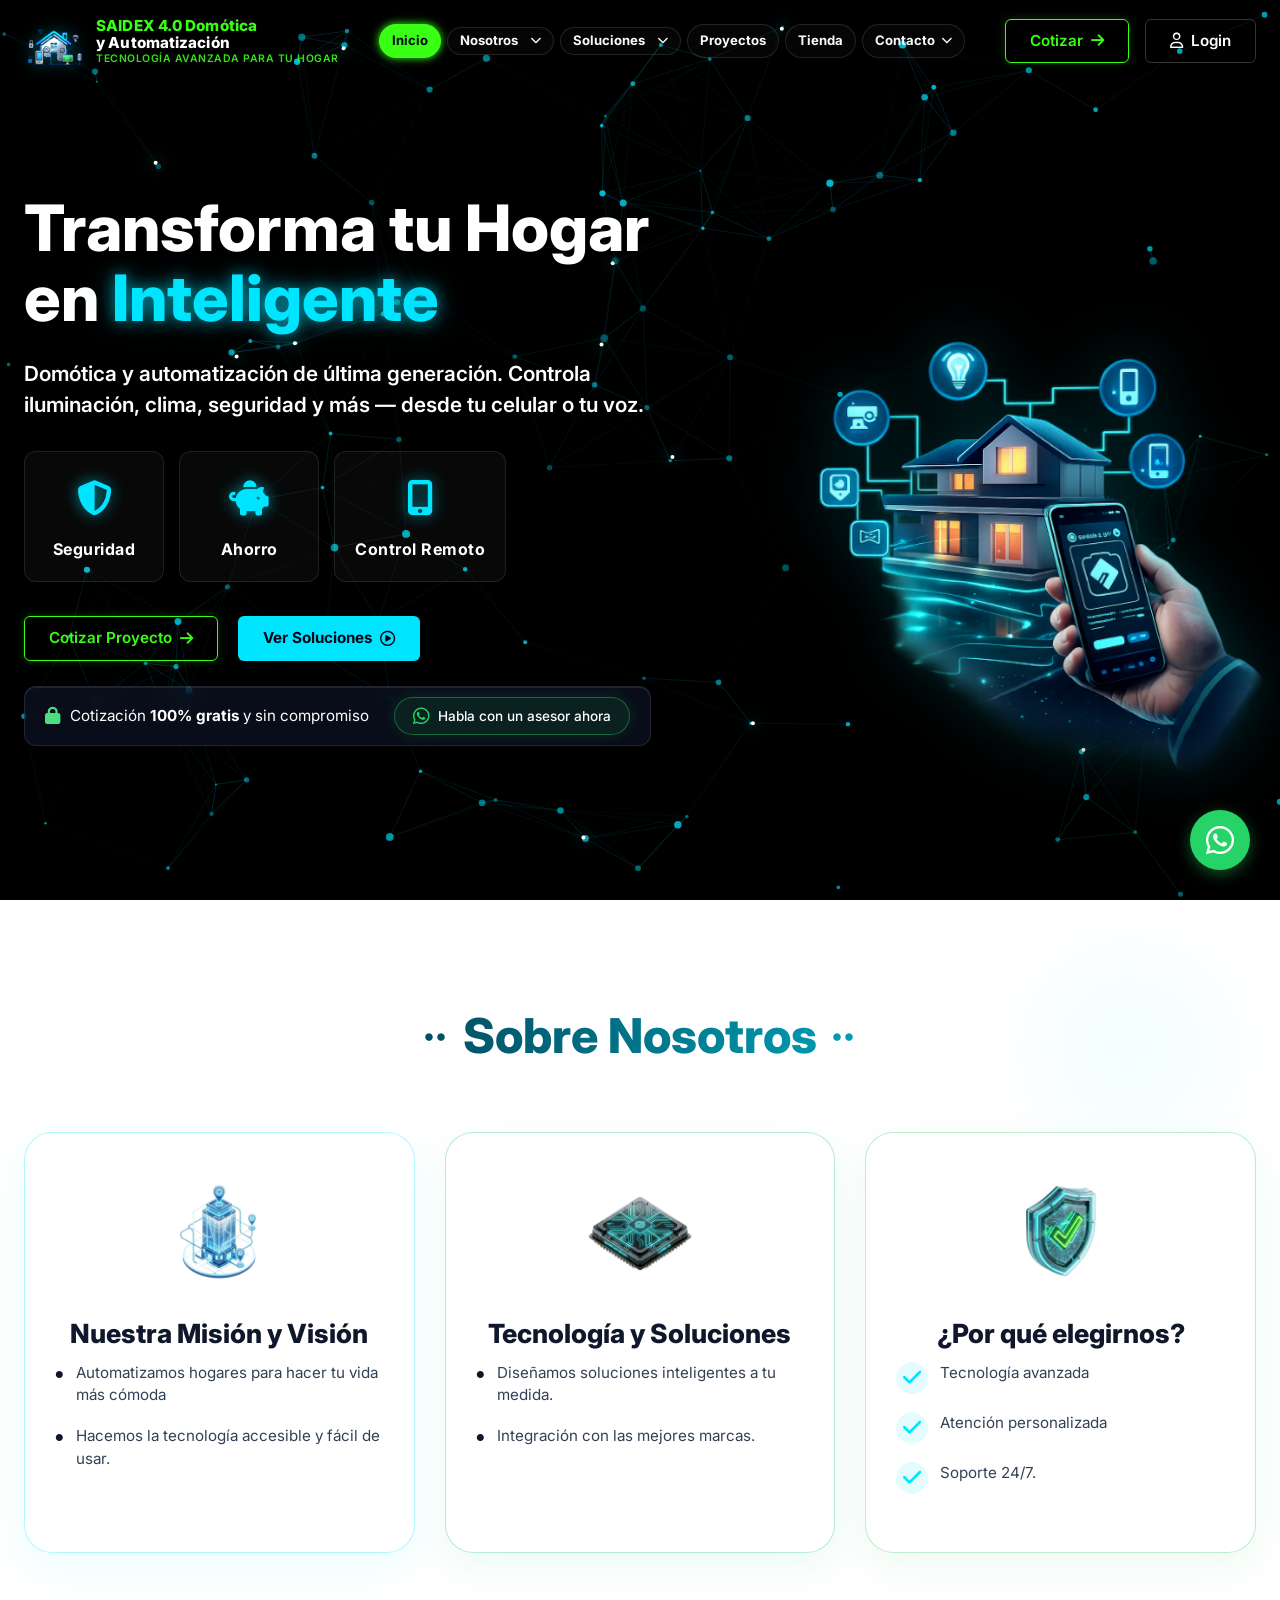
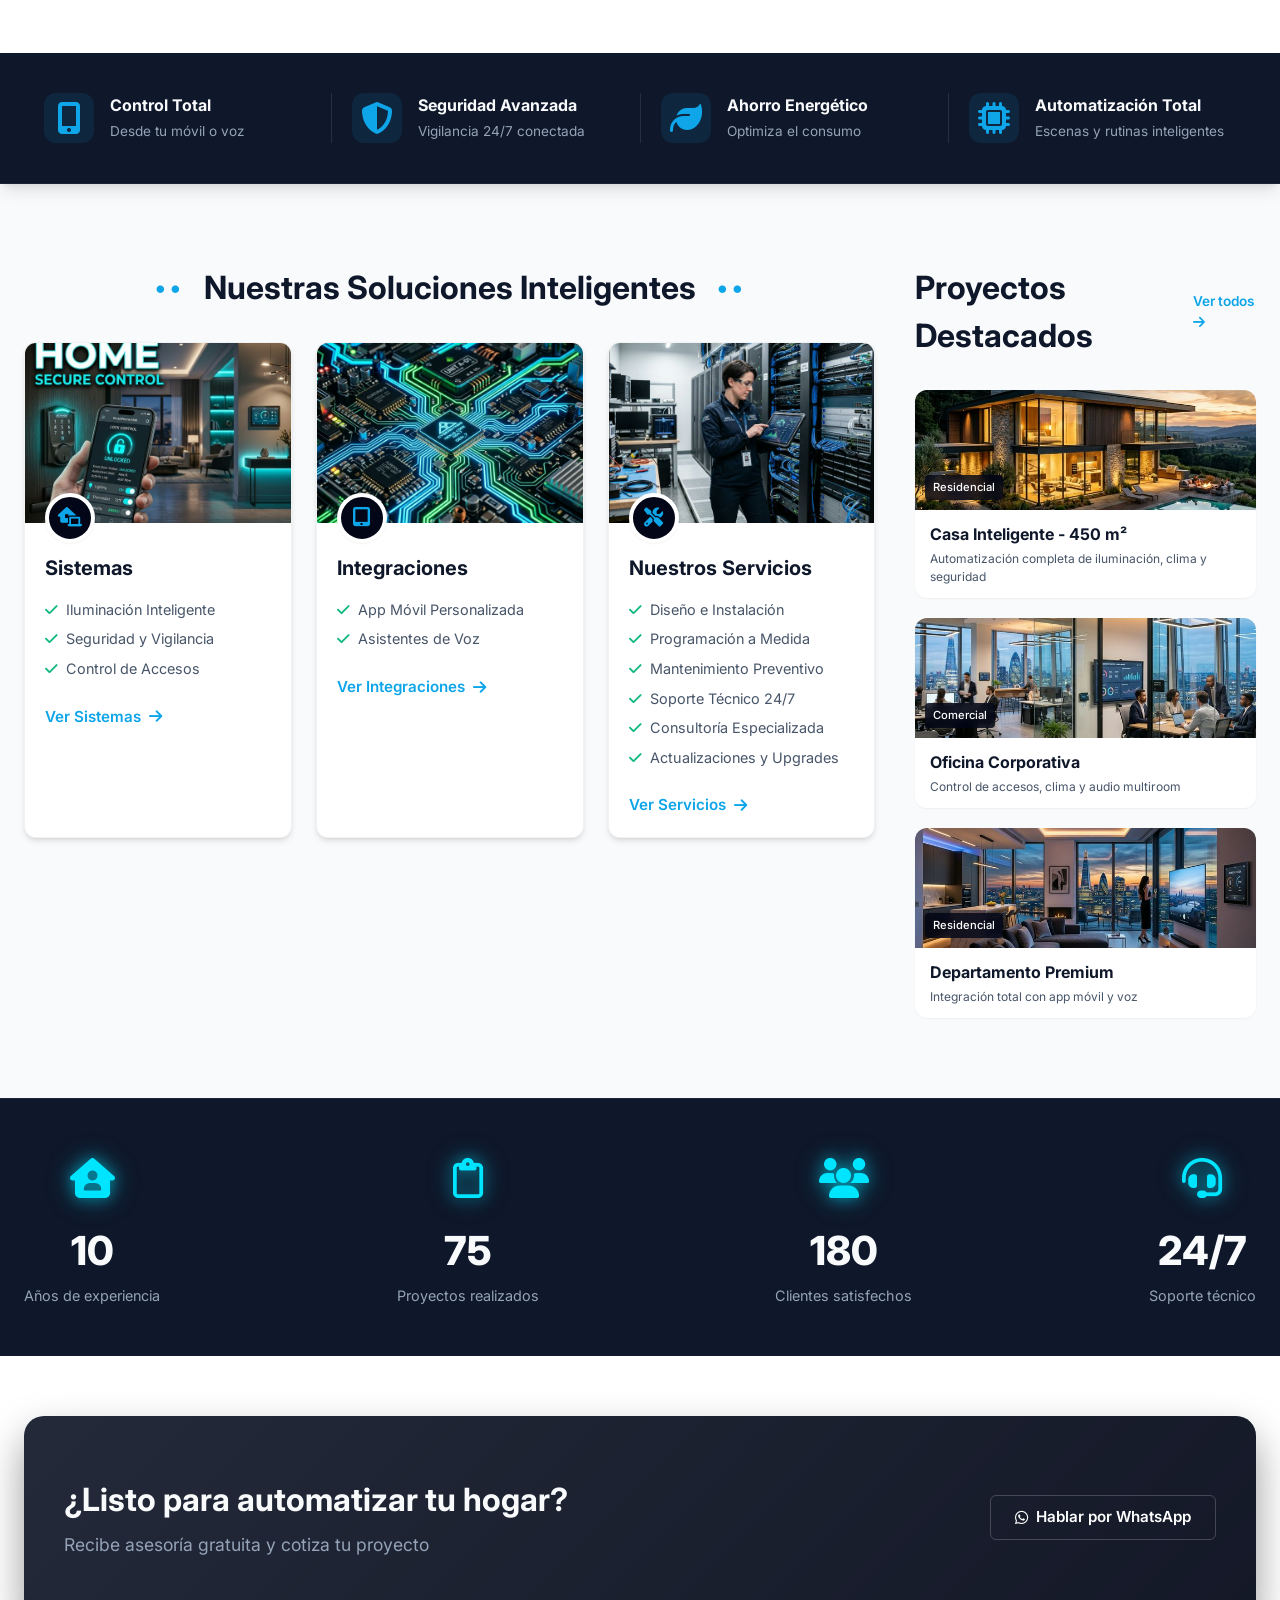
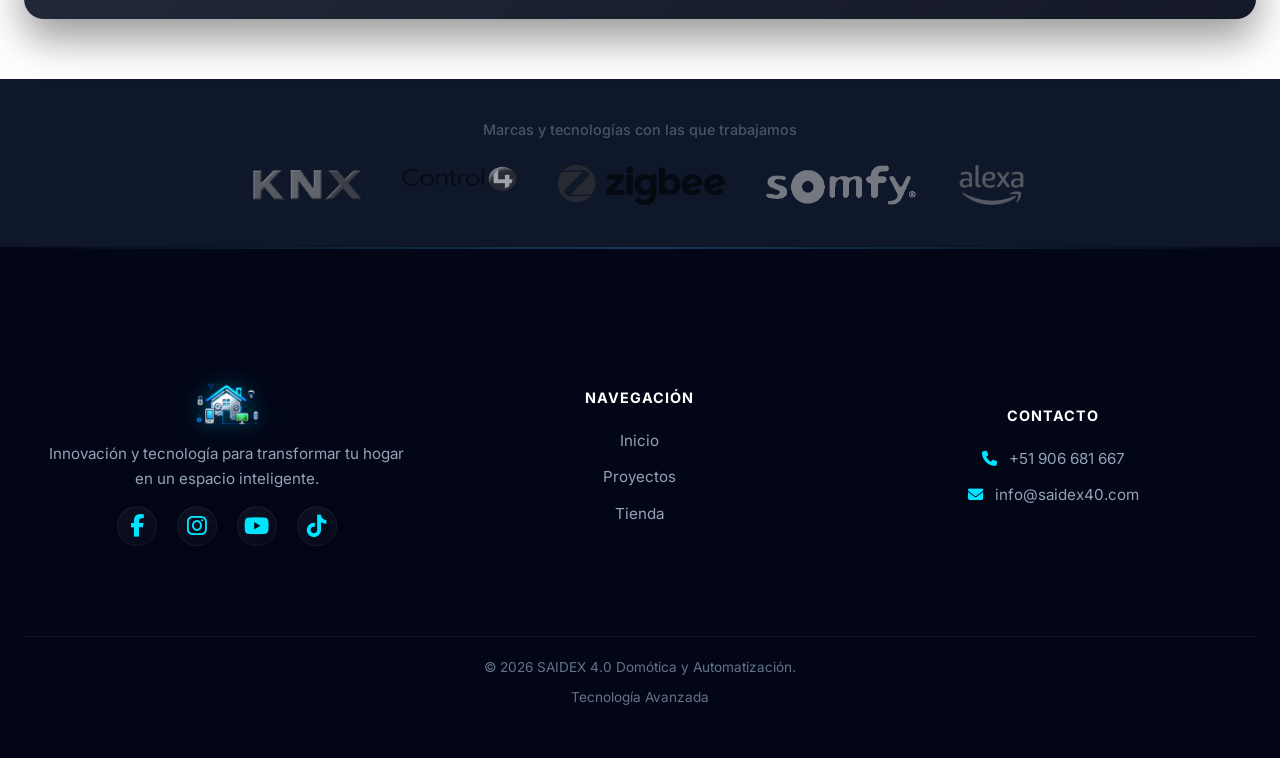
<file: index.html>
<!DOCTYPE html>
<html lang="es">

<head>
    <meta charset="UTF-8">
    <meta name="viewport" content="width=device-width, initial-scale=1.0">
    <title>SAIDEX 4.0 Domótica y Automatización</title>
    <!-- Google Fonts -->
    <link rel="preconnect" href="https://fonts.googleapis.com">
    <link rel="preconnect" href="https://fonts.gstatic.com" crossorigin>
    <link href="https://fonts.googleapis.com/css2?family=Inter:wght@300;400;500;600;700;800&display=swap"
        rel="stylesheet">
    <!-- Font Awesome for Icons -->
    <link rel="stylesheet" href="https://cdnjs.cloudflare.com/ajax/libs/font-awesome/6.4.0/css/all.min.css">
    <!-- Custom CSS -->
    <link rel="stylesheet" href="css/style.css">
    <!-- Favicon -->
    <link rel="icon" type="image/png" href="assets/logo.png">
</head>

<body>

    <!-- Header Navigation -->
    <header class="navbar">
        <div class="container nav-container">
            <a href="index.html" class="logo">
                <img src="assets/logo.png" alt="SAIDEX 4.0" class="logo-img">
                <div class="logo-text">
                    <span class="company-name brand-highlight">SAIDEX 4.0 Domótica</span>
                    <span class="company-name">y Automatización</span>
                    <span class="company-tagline">Tecnología avanzada para tu hogar</span>
                </div>
            </a>

            <nav class="nav-links">
                <a href="#inicio" class="nav-item active">Inicio</a>

                <!-- Dropdown Nosotros -->
                <div class="nav-item has-dropdown">
                    <a href="#nosotros">Nosotros <i class="fa-solid fa-chevron-down dropdown-icon"></i></a>
                    <div class="dropdown-menu mega-menu">
                        <div class="mega-menu-content">
                            <div class="mega-col">
                                <h3>Sobre Nosotros</h3>
                                <ul>
                                    <li><a href="#nosotros">Historia de SAIDEX 4.0</a></li>
                                    <li><a href="#nosotros">Propuesta de Valor</a></li>
                                </ul>
                            </div>
                            <div class="mega-col">
                                <h3>¿Por qué Elegirnos?</h3>
                                <ul>
                                    <li><a href="#nosotros">Nuestra Experiencia</a></li>
                                    <li><a href="#nosotros">Nuestra Diferencia</a></li>
                                </ul>
                            </div>
                        </div>
                    </div>
                </div>

                <!-- Dropdown Soluciones -->
                <div class="nav-item has-dropdown">
                    <a href="#soluciones">Soluciones <i class="fa-solid fa-chevron-down dropdown-icon"></i></a>
                    <div class="dropdown-menu mega-menu">
                        <div class="mega-menu-content">
                            <div class="mega-col">
                                <h3>Sistemas</h3>
                                <ul>
                                    <li><a href="#soluciones">Iluminación Inteligente</a></li>
                                    <li><a href="#soluciones">Climatización (HVAC)</a></li>
                                    <li><a href="#soluciones">Seguridad y Vigilancia</a></li>
                                    <li><a href="#soluciones">Control de Accesos</a></li>
                                    <li><a href="#soluciones">Audio & Video Multiroom</a></li>
                                    <li><a href="#soluciones">Persianas & Cortinas</a></li>
                                </ul>
                            </div>
                            <div class="mega-col">
                                <h3>Integraciones</h3>
                                <ul>
                                    <li><a href="#soluciones">Integración Total</a></li>
                                    <li><a href="#soluciones">App Móvil / Voz (IA)</a></li>
                                    <li><a href="#soluciones">Asistentes de Voz</a></li>
                                    <li><a href="#soluciones">Protocolos (KNX, Zigbee)</a></li>
                                    <li><a href="#soluciones">IoT & Escenas</a></li>
                                </ul>
                            </div>
                            <div class="mega-col">
                                <h3>Nuestros Servicios</h3>
                                <ul>
                                    <li><a href="#soluciones">Diseño e Instalación</a></li>
                                    <li><a href="#soluciones">Programación a Medida</a></li>
                                    <li><a href="#soluciones">Mantenimiento</a></li>
                                    <li><a href="#soluciones">Soporte Técnico</a></li>
                                    <li><a href="#soluciones">Consultoría</a></li>
                                </ul>
                            </div>
                        </div>
                    </div>
                </div>

                <a href="#proyectos" class="nav-item">Proyectos</a>
                <a href="tienda.html" class="nav-item">Tienda</a>
                <a href="#contacto" class="nav-item">Contacto <i class="fa-solid fa-chevron-down dropdown-icon"></i></a>

                <!-- Mobile only actions -->
                <div class="nav-actions-mobile">
                    <a href="#cotizar" class="btn btn-primary">Cotizar <i class="fa-solid fa-arrow-right"></i></a>
                    <a href="#login" class="btn btn-outline"><i class="fa-regular fa-user"></i> Login</a>
                </div>
            </nav>

            <div class="nav-actions">
                <a href="#cotizar" class="btn btn-primary">Cotizar <i class="fa-solid fa-arrow-right"></i></a>
                <a href="#login" class="btn btn-outline"><i class="fa-regular fa-user"></i> Login</a>
            </div>

            <div class="menu-toggle" id="mobile-menu-btn">
                <i class="fa-solid fa-bars"></i>
            </div>
        </div>
    </header>

    <main>
        <!-- Hero Section -->
        <section class="hero" id="inicio">
            <!-- Particles Canvas -->
            <canvas id="particles" class="particle-canvas"
                style="position: absolute; top: 0; left: 0; width: 100%; height: 100%; pointer-events: none; z-index: 1;"></canvas>

            <div class="container hero-container">
                <div class="hero-content">
                    <h1 class="hero-title animate-bounce-in delay-1">Transforma tu Hogar <br>en <span
                            class="text-neon-blue">Inteligente</span></h1>
                    <h2 class="hero-subtitle animate-bounce-in delay-2" style="font-size: 1.3rem; margin-bottom: 30px;">
                        Domótica y automatización de última generación. Controla iluminación, clima, seguridad y más —
                        desde tu celular o tu voz.</h2>

                    <div class="hero-features-grid animate-bounce-in delay-3">
                        <div class="hero-feature-card">
                            <div class="feature-icon-wrapper"><i class="fa-solid fa-shield-halved"></i></div>
                            <span>Seguridad</span>
                        </div>
                        <div class="hero-feature-card">
                            <div class="feature-icon-wrapper"><i class="fa-solid fa-piggy-bank"></i></div>
                            <span>Ahorro</span>
                        </div>
                        <div class="hero-feature-card">
                            <div class="feature-icon-wrapper"><i class="fa-solid fa-mobile-screen-button"></i></div>
                            <span>Control Remoto</span>
                        </div>
                    </div>

                    <div class="hero-actions animate-bounce-in delay-4">
                        <a href="#cotizar" class="btn btn-primary btn-large">Cotizar Proyecto <i
                                class="fa-solid fa-arrow-right"></i></a>
                        <a href="#soluciones" class="btn btn-cyan btn-large">Ver Soluciones <i
                                class="fa-regular fa-circle-play"></i></a>
                    </div>

                    <div class="hero-trust-bar animate-bounce-in delay-4">
                        <div class="trust-item">
                            <i class="fa-solid fa-lock"></i>
                            <span>Cotización <b>100% gratis</b> y sin compromiso</span>
                        </div>
                        <a href="https://wa.me/51906681667" class="trust-whatsapp-btn" target="_blank">
                            <i class="fa-brands fa-whatsapp"></i>
                            <span>Habla con un asesor ahora</span>
                        </a>
                    </div>
                </div>

                <div class="hero-image animate-bounce-in delay-2">
                    <img src="assets/hero-composite.png" alt="Domotica Inteligente SAIDEX" class="hero-main-img">
                </div>
            </div>
        </section>

        <section class="about-section" id="nosotros">
            <div class="container relative-z">
                <div class="section-header-modern">
                    <h2 class="section-title-modern">
                        <span class="dots-decorator">••</span>
                        Sobre Nosotros
                        <span class="dots-decorator">••</span>
                    </h2>
                </div>

                <div class="about-modern-grid">
                    <!-- Card 1: Misión y Visión -->
                    <div class="about-modern-card card-glow-blue">
                        <img src="assets/about-mission.png" alt="Misión" class="about-card-icon">
                        <h3 class="about-card-title">Nuestra Misión y Visión</h3>
                        <ul class="about-card-list bullets">
                            <li>Automatizamos hogares para hacer tu vida más cómoda</li>
                            <li>Hacemos la tecnología accesible y fácil de usar.</li>
                        </ul>
                    </div>

                    <!-- Card 2: Tecnología -->
                    <div class="about-modern-card card-glow-cyan">
                        <img src="assets/about-tech.png" alt="Tecnología" class="about-card-icon">
                        <h3 class="about-card-title">Tecnología y Soluciones</h3>
                        <ul class="about-card-list bullets">
                            <li>Diseñamos soluciones inteligentes a tu medida.</li>
                            <li>Integración con las mejores marcas.</li>
                        </ul>
                    </div>

                    <!-- Card 3: Por qué SAIDEX 4.0 -->
                    <div class="about-modern-card card-glow-green">
                        <img src="assets/about-choice.png" alt="Confianza" class="about-card-icon">
                        <h3 class="about-card-title">¿Por qué elegirnos?</h3>
                        <ul class="about-card-list checks">
                            <li><i class="fa-solid fa-check"></i> Tecnología avanzada</li>
                            <li><i class="fa-solid fa-check"></i> Atención personalizada</li>
                            <li><i class="fa-solid fa-check"></i> Soporte 24/7.</li>
                        </ul>
                    </div>
                </div>
            </div>
        </section>

        <!-- Features Strip -->
        <section class="features-strip">
            <div class="container features-container">
                <div class="feature-item">
                    <div class="feature-icon"><i class="fa-solid fa-mobile-screen-button"></i></div>
                    <div class="feature-text">
                        <h4>Control Total</h4>
                        <p>Desde tu móvil o voz</p>
                    </div>
                </div>
                <div class="feature-item">
                    <div class="feature-icon"><i class="fa-solid fa-shield-halved"></i></div>
                    <div class="feature-text">
                        <h4>Seguridad Avanzada</h4>
                        <p>Vigilancia 24/7 conectada</p>
                    </div>
                </div>
                <div class="feature-item">
                    <div class="feature-icon"><i class="fa-solid fa-leaf"></i></div>
                    <div class="feature-text">
                        <h4>Ahorro Energético</h4>
                        <p>Optimiza el consumo</p>
                    </div>
                </div>
                <div class="feature-item">
                    <div class="feature-icon"><i class="fa-solid fa-microchip"></i></div>
                    <div class="feature-text">
                        <h4>Automatización Total</h4>
                        <p>Escenas y rutinas inteligentes</p>
                    </div>
                </div>
            </div>
        </section>
        <!-- Solutions and Projects Section -->
        <section class="solutions-projects-section bg-light" id="soluciones">
            <div class="container main-grid">

                <!-- Left Column: Solutions -->
                <div class="solutions-column">
                    <div class="section-header center-title">
                        <span class="dots-decorator">••</span>
                        <h2 class="section-title dark-text">Nuestras Soluciones Inteligentes</h2>
                        <span class="dots-decorator">••</span>
                    </div>

                    <div class="solutions-grid">
                        <!-- Card 1 -->
                        <div class="solution-card">
                            <div class="card-image">
                                <div class="img-placeholder bg-blue-img"></div>
                                <div class="card-icon"><i class="fa-solid fa-house-laptop"></i></div>
                            </div>
                            <div class="card-content">
                                <h3>Sistemas</h3>
                                <ul>
                                    <li><i class="fa-solid fa-check text-green"></i> Iluminación Inteligente</li>
                                    <li><i class="fa-solid fa-check text-green"></i> Seguridad y Vigilancia</li>
                                    <li><i class="fa-solid fa-check text-green"></i> Control de Accesos</li>
                                </ul>
                                <a href="sistemas.html" class="btn-text">Ver Sistemas <i
                                        class="fa-solid fa-arrow-right"></i></a>
                            </div>
                        </div>

                        <!-- Card 2 -->
                        <div class="solution-card">
                            <div class="card-image">
                                <div class="img-placeholder bg-blue-img2"></div>
                                <div class="card-icon"><i class="fa-solid fa-tablet-screen-button"></i></div>
                            </div>
                            <div class="card-content">
                                <h3>Integraciones</h3>
                                <ul>
                                    <li><i class="fa-solid fa-check text-green"></i> App Móvil Personalizada</li>
                                    <li><i class="fa-solid fa-check text-green"></i> Asistentes de Voz</li>
                                </ul>
                                <a href="integraciones.html" class="btn-text">Ver Integraciones <i
                                        class="fa-solid fa-arrow-right"></i></a>
                            </div>
                        </div>

                        <!-- Card 3 -->
                        <div class="solution-card">
                            <div class="card-image">
                                <div class="img-placeholder bg-blue-img3"></div>
                                <div class="card-icon"><i class="fa-solid fa-screwdriver-wrench"></i></div>
                            </div>
                            <div class="card-content">
                                <h3>Nuestros Servicios</h3>
                                <ul>
                                    <li><i class="fa-solid fa-check text-green"></i> Diseño e Instalación</li>
                                    <li><i class="fa-solid fa-check text-green"></i> Programación a Medida</li>
                                    <li><i class="fa-solid fa-check text-green"></i> Mantenimiento Preventivo</li>
                                    <li><i class="fa-solid fa-check text-green"></i> Soporte Técnico 24/7</li>
                                    <li><i class="fa-solid fa-check text-green"></i> Consultoría Especializada</li>
                                    <li><i class="fa-solid fa-check text-green"></i> Actualizaciones y Upgrades</li>
                                </ul>
                                <a href="servicios.html" class="btn-text">Ver Servicios <i
                                        class="fa-solid fa-arrow-right"></i></a>
                            </div>
                        </div>
                    </div>
                </div>

                <!-- Right Column: Projects -->
                <div class="projects-column" id="proyectos">
                    <div class="section-header space-between">
                        <h2 class="section-title dark-text">Proyectos Destacados</h2>
                        <a href="proyectos.html" class="btn-text-small">Ver todos <i
                                class="fa-solid fa-arrow-right"></i></a>
                    </div>

                    <div class="projects-list">
                        <!-- Project 1 -->
                        <div class="project-mini-card">
                            <div class="project-img bg-house-img">
                                <span class="badge">Residencial</span>
                            </div>
                            <div class="project-info">
                                <h4>Casa Inteligente - 450 m²</h4>
                                <p>Automatización completa de iluminación, clima y seguridad</p>
                            </div>
                        </div>

                        <!-- Project 2 -->
                        <div class="project-mini-card">
                            <div class="project-img bg-office-img">
                                <span class="badge">Comercial</span>
                            </div>
                            <div class="project-info">
                                <h4>Oficina Corporativa</h4>
                                <p>Control de accesos, clima y audio multiroom</p>
                            </div>
                        </div>

                        <!-- Project 3 -->
                        <div class="project-mini-card">
                            <div class="project-img bg-apt-img">
                                <span class="badge">Residencial</span>
                            </div>
                            <div class="project-info">
                                <h4>Departamento Premium</h4>
                                <p>Integración total con app móvil y voz</p>
                            </div>
                        </div>
                    </div>
                </div>
            </div>
        </section>
        <!-- Stats Section -->
        <section class="stats-section bg-dark-secondary">
            <div class="container stats-container">
                <div class="stat-item">
                    <div class="stat-icon"><i class="fa-solid fa-house-user text-neon-blue"></i></div>
                    <h3 class="counter" data-target="10">0</h3>
                    <p>Años de experiencia</p>
                </div>
                <div class="stat-item">
                    <div class="stat-icon"><i class="fa-regular fa-clipboard text-neon-blue"></i></div>
                    <h3 class="counter" data-target="500">0</h3>
                    <p>Proyectos realizados</p>
                </div>
                <div class="stat-item">
                    <div class="stat-icon"><i class="fa-solid fa-users text-neon-blue"></i></div>
                    <h3 class="counter" data-target="1200">0</h3>
                    <p>Clientes satisfechos</p>
                </div>
                <div class="stat-item">
                    <div class="stat-icon"><i class="fa-solid fa-headset text-neon-blue"></i></div>
                    <h3>24/7</h3>
                    <p>Soporte técnico</p>
                </div>
            </div>
        </section>

        <!-- CTA Banner Section -->
        <section class="cta-banner" id="cotizar">
            <div class="container cta-container">
                <div class="cta-bg">
                    <div class="cta-content">
                        <h2>¿Listo para automatizar tu hogar?</h2>
                        <p>Recibe asesoría gratuita y cotiza tu proyecto</p>
                    </div>
                    <div class="cta-actions">
                        <a href="https://wa.me/51906681667" target="_blank" class="btn btn-outline btn-large"><i
                                class="fa-brands fa-whatsapp"></i> Hablar por WhatsApp</a>
                    </div>
                </div>
            </div>
        </section>

        <!-- Partners Strip -->
        <section class="partners-strip bg-white">
            <div class="container text-center">
                <p class="partners-title" style="margin-bottom: 25px; color: var(--text-gray-dark); font-weight: 500;">
                    Marcas y tecnologías con las que trabajamos</p>
                <div class="partners-logos">
                    <!-- Replace the src attributes with your actual image filenames from the assets folder -->
                    <img src="assets/knx.png" alt="KNX" class="partner-logo-img">
                    <img src="assets/control4.png" alt="Control 4" class="partner-logo-img">
                    <img src="assets/zigbee.png" alt="Zigbee" class="partner-logo-img">
                    <img src="assets/somfy.png" alt="Somfy" class="partner-logo-img">
                    <img src="assets/alexa.png" alt="Alexa" class="partner-logo-img">
                </div>
            </div>
        </section>
    </main>

    <!-- Footer Unified Pill -->
    <footer class="footer" id="contacto">
        <div class="container">
            <div class="footer-pill minimal">
                <!-- Column 1: Brand -->
                <div class="brand-col">
                    <img src="assets/logo.png" alt="SAIDEX 4.0"
                        style="height: 60px; filter: drop-shadow(0 0 10px rgba(0, 229, 255, 0.3)); margin-bottom: 15px;">
                    <p>Innovación y tecnología para transformar tu hogar en un espacio inteligente.</p>
                    <div class="social-links" style="margin-top: 15px; display: flex; gap: 20px;">
                        <a href="https://www.facebook.com/share/1DKk2KMXqo/" target="_blank"
                            style="color: #00E5FF; font-size: 1.4rem;"><i class="fa-brands fa-facebook-f"></i></a>
                        <a href="https://www.instagram.com/capri4431?igsh=cWtvcjdqN3Vhbjgz" target="_blank"
                            style="color: #00E5FF; font-size: 1.4rem;"><i class="fa-brands fa-instagram"></i></a>
                        <a href="https://youtube.com/@jesusronaldocesararellanas5388/community?si=2w9Oj341CV9DP4Bu"
                            target="_blank" style="color: #00E5FF; font-size: 1.4rem;"><i
                                class="fa-brands fa-youtube"></i></a>
                        <a href="https://www.tiktok.com/@arellanasanchez2006" target="_blank"
                            style="color: #00E5FF; font-size: 1.4rem;"><i class="fa-brands fa-tiktok"></i></a>
                    </div>
                </div>

                <!-- Column 2: Navigation -->
                <div class="nav-col">
                    <h4>NAVEGACIÓN</h4>
                    <ul>
                        <li><a href="index.html">Inicio</a></li>
                        <li><a href="proyectos.html">Proyectos</a></li>
                        <li><a href="tienda.html">Tienda</a></li>
                    </ul>
                </div>

                <!-- Column 3: Contact -->
                <div class="contact-col">
                    <h4>CONTACTO</h4>
                    <ul>
                        <li><i class="fa-solid fa-phone" style="color: #00E5FF; margin-right:8px;"></i> +51 906 681 667
                        </li>
                        <li><i class="fa-solid fa-envelope" style="color: #00E5FF; margin-right:8px;"></i>
                            info@saidex40.com</li>
                    </ul>
                </div>
            </div>
            <div
                style="display:flex; flex-direction: column; align-items: center; gap: 10px; padding: 20px 0; border-top: 1px solid rgba(255, 255, 255, 0.05); margin-top: 20px;">
                <p style="color: #64748B; font-size: 0.85rem;">&copy; 2026 SAIDEX 4.0 Domótica y Automatización.</p>
                <p style="color: #64748B; font-size: 0.85rem;">Tecnología Avanzada</p>
            </div>
        </div>
    </footer>

    <!-- Floating WhatsApp Button -->
    <a href="https://wa.me/51906681667?text=Hola,%20me%20gustar%C3%ADa%20solicitar%20informaci%C3%B3n%20sobre%20sus%20servicios"
        class="whatsapp-float" target="_blank" rel="noopener noreferrer" aria-label="Contactar por WhatsApp">
        <i class="fa-brands fa-whatsapp"></i>
    </a>

    <script src="js/script.js"></script>
</body>

</html>
</file>
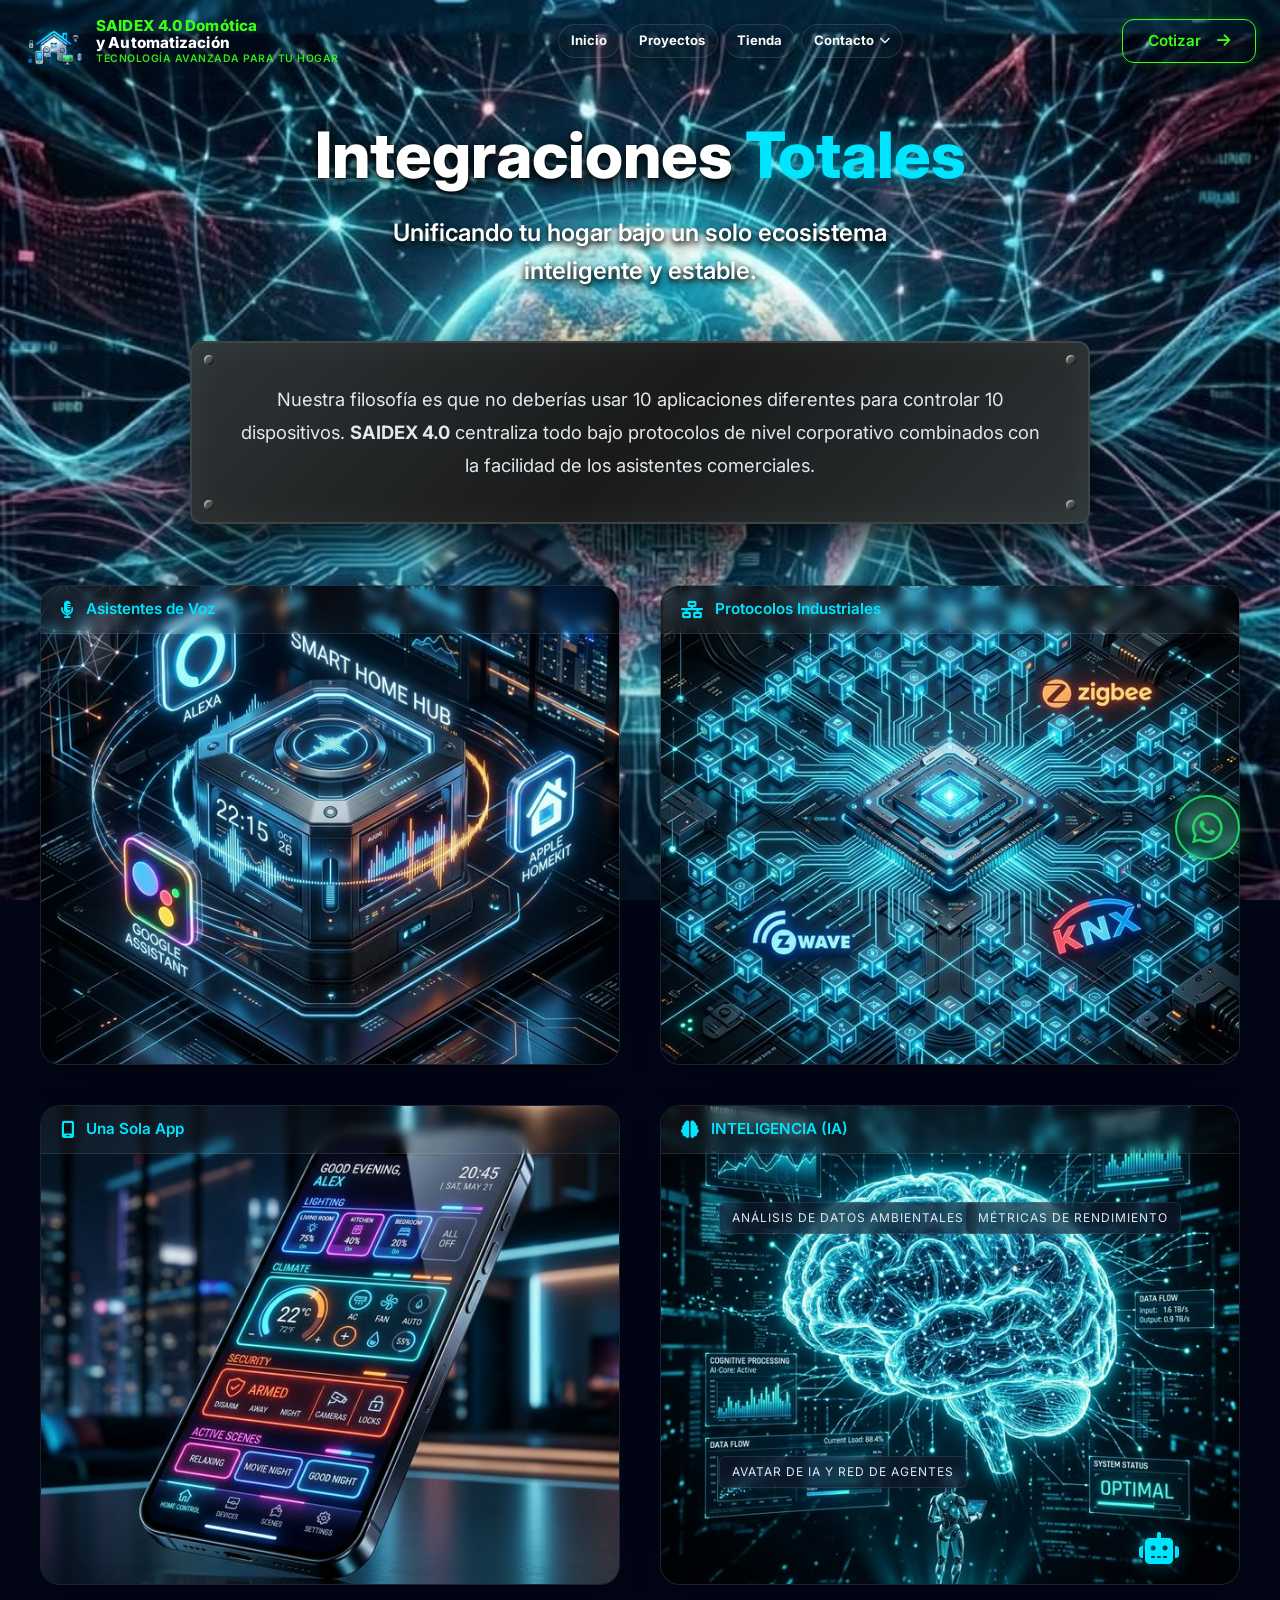
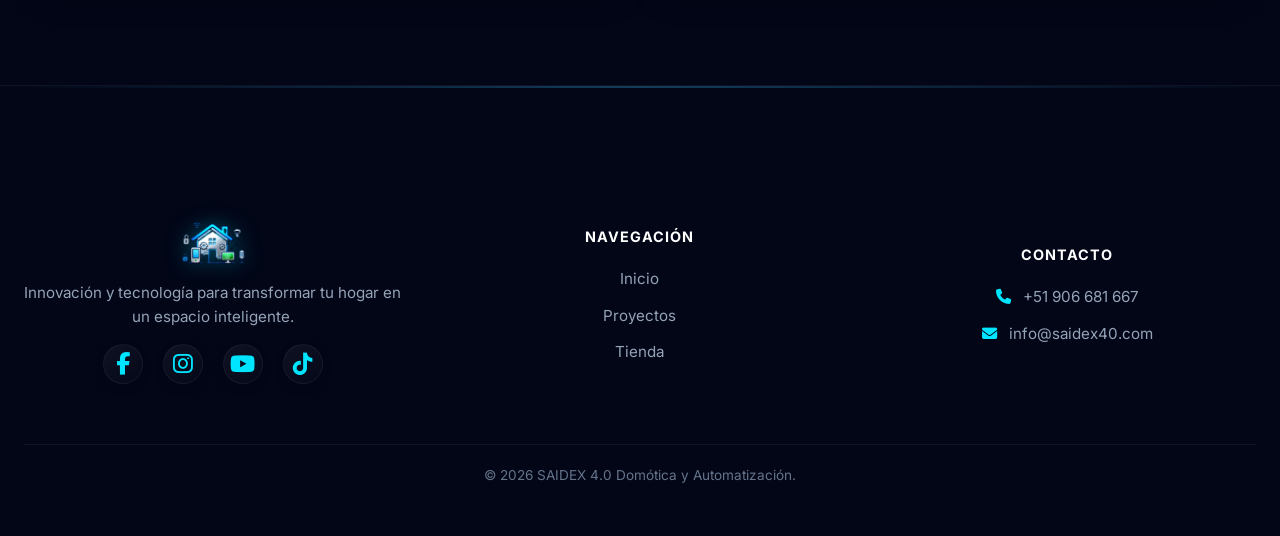
<file: integraciones.html>
<!DOCTYPE html>
<html lang="es">

<head>
    <meta charset="UTF-8">
    <meta name="viewport" content="width=device-width, initial-scale=1.0">
    <title>Integraciones - SAIDEX 4.0</title>
    <link rel="preconnect" href="https://fonts.googleapis.com">
    <link rel="preconnect" href="https://fonts.gstatic.com" crossorigin>
    <link href="https://fonts.googleapis.com/css2?family=Inter:wght@300;400;500;600;700;800&display=swap"
        rel="stylesheet">
    <link rel="stylesheet" href="https://cdnjs.cloudflare.com/ajax/libs/font-awesome/6.4.0/css/all.min.css">
    <link rel="stylesheet" href="css/style.css">
    <!-- Favicon -->
    <link rel="icon" type="image/png" href="assets/logo.png">
    <style>
        .bg-nodes {
            background-color: #020617;
            background-image: url('assets/integraciones.jpg');
            background-size: cover;
            background-position: center;
            background-attachment: fixed;
        }

        /* Brushed Metal Philosophy Panel */
        .filosofia-metal-panel {
            background: linear-gradient(135deg, #2d3436 0%, #1a1a1a 50%, #2d3436 100%);
            border: 2px solid #3d4446;
            border-radius: 12px;
            padding: 40px;
            position: relative;
            box-shadow: 0 20px 50px rgba(0, 0, 0, 0.8), inset 0 0 40px rgba(255, 255, 255, 0.05);
            max-width: 900px;
            margin: -30px auto 60px;
            text-align: center;
        }

        .filosofia-metal-panel::before,
        .filosofia-metal-panel::after,
        .filosofia-metal-panel .rivet-bl,
        .filosofia-metal-panel .rivet-br {
            content: '';
            position: absolute;
            width: 10px;
            height: 10px;
            background: #555;
            border-radius: 50%;
            box-shadow: inset -1px -1px 2px #000, inset 1px 1px 2px #fff;
            opacity: 0.8;
        }

        .filosofia-metal-panel::before {
            top: 12px;
            left: 12px;
        }

        .filosofia-metal-panel::after {
            top: 12px;
            right: 12px;
        }

        .about-card-title {
            font-size: 1.65rem;
            font-weight: 800;
            color: #0F172A;
            margin-bottom: 12px;
            line-height: 1.2;
        }

        .card-hover-details {
            position: absolute;
            bottom: 0;
            left: 0;
            width: 100%;
            padding: 30px;
            background: linear-gradient(to top, rgba(15, 23, 42, 0.95), rgba(15, 23, 42, 0.8));
            backdrop-filter: blur(10px);
            border-top: 1px solid rgba(0, 229, 255, 0.3);
            transform: translateY(100%);
            transition: all 0.5s cubic-bezier(0.4, 0, 0.2, 1);
            opacity: 0;
            z-index: 10;
        }

        .glass-card:hover .card-hover-details {
            transform: translateY(0);
            opacity: 1;
        }

        .card-hover-details h4 {
            color: #00E5FF;
            font-size: 1.2rem;
            margin-bottom: 15px;
            font-weight: 800;
        }

        .card-hover-details p {
            color: #E2E8F0;
            font-size: 0.95rem;
            line-height: 1.6;
            margin: 0;
        }

        .card-hover-details ul {
            list-style: none;
            padding: 0;
            margin: 15px 0 0;
        }

        .card-hover-details li {
            display: flex;
            align-items: center;
            gap: 10px;
            font-size: 0.85rem;
            color: #94A3B8;
            margin-bottom: 8px;
        }

        .card-hover-details li i {
            color: #00E5FF;
            font-size: 0.8rem;
        }

        .rivet-bl {
            bottom: 12px;
            left: 12px;
        }

        .rivet-br {
            bottom: 12px;
            right: 12px;
        }

        /* Glassmorphism Feature Grid */
        .glass-feature-grid {
            display: grid;
            grid-template-columns: repeat(2, 1fr);
            gap: 40px;
            max-width: 1200px;
            margin: 0 auto;
        }

        /* Integraciones Modern Cards */
        .card-modern-header {
            background: linear-gradient(90deg, rgba(255, 255, 255, 0.05), rgba(255, 255, 255, 0.01));
            border-bottom: 1px solid rgba(255, 255, 255, 0.1);
            padding: 12px 20px;
            display: flex;
            align-items: center;
            gap: 12px;
            font-size: 0.95rem;
            font-weight: 600;
            color: #00E5FF;
            position: absolute;
            top: 0;
            left: 0;
            width: 100%;
            z-index: 5;
            backdrop-filter: blur(5px);
        }

        .card-modern-header i {
            font-size: 1.1rem;
        }

        .glass-card {
            background: rgba(15, 23, 42, 0.6);
            border: 1px solid rgba(255, 255, 255, 0.08);
            border-radius: 20px;
            position: relative;
            overflow: hidden;
            height: 480px;
            transition: all 0.5s ease;
            box-shadow: 0 10px 30px rgba(0, 0, 0, 0.4);
        }

        .glass-card:hover {
            border-color: rgba(0, 229, 255, 0.3);
            box-shadow: 0 20px 50px rgba(0, 229, 255, 0.1);
            transform: perspective(1000px) rotateX(2deg);
        }

        .ai-overlay-labels {
            position: absolute;
            top: 0;
            left: 0;
            width: 100%;
            height: 100%;
            pointer-events: none;
            z-index: 3;
        }

        .ai-label {
            position: absolute;
            background: rgba(15, 23, 42, 0.6);
            backdrop-filter: blur(5px);
            border: 1px solid rgba(255, 255, 255, 0.1);
            padding: 6px 12px;
            border-radius: 6px;
            font-size: 0.75rem;
            color: #E2E8F0;
            text-transform: uppercase;
            letter-spacing: 1px;
        }

        .label-1 { top: 20%; left: 10%; }
        .label-2 { top: 20%; right: 10%; }
        .label-3 { bottom: 20%; left: 10%; }

        .robot-avatar {
            position: absolute;
            bottom: 20px;
            right: 20px;
            width: 80px;
            z-index: 4;
            filter: drop-shadow(0 0 10px rgba(0, 229, 255, 0.4));
            animation: floating 3s ease-in-out infinite;
        }

        @keyframes floating {
            0%, 100% { transform: translateY(0); }
            50% { transform: translateY(-10px); }
        }

        /* Imagenes */
        .image-container-3d {
            width: 100%;
            height: 100%;
            display: flex;
            align-items: center;
            justify-content: center;
            position: relative;
            z-index: 1;
        }

        .image-container-3d img {
            width: 100%;
            height: 100%;
            object-fit: cover;
        }



        /* Custom Badges */
        .protocol-mesh {
            position: absolute;
            top: 0;
            left: 0;
            width: 100%;
            height: 100%;
            background-image: radial-gradient(rgba(0, 229, 255, 0.1) 1px, transparent 1px);
            background-size: 15px 15px;
            opacity: 0.3;
        }

        /* Unified Pill Footer Container */
        .footer-pill {
            background-color: #000000;
            background-image: url("data:image/svg+xml,%3Csvg xmlns='http://www.w3.org/2000/svg' width='100' height='100' viewBox='0 0 100 100'%3E%3Cg stroke='%2300e5ff' stroke-opacity='0.08'%3E%3Cpath d='M0 20h20v20M20 0v20M50 50h20v20M70 40v10M90 90h10M90 80v10M10 90v10M0 90h10' fill='none'/%3E%3C/g%3E%3C/svg%3E");
            border-radius: 40px;
            padding: 80px 60px;
            margin: 0 auto;
            max-width: var(--container-max);
            display: grid;
            grid-template-columns: 1.8fr 1fr 1fr;
            gap: 50px;
            border: 1px solid rgba(255, 255, 255, 0.05);
            box-shadow: 0 40px 100px rgba(0, 0, 0, 1), inset 0 0 40px rgba(0, 229, 255, 0.02);
            position: relative;
            overflow: hidden;
        }

        @media (max-width: 900px) {
            .glass-feature-grid {
                grid-template-columns: 1fr;
                gap: 25px;
            }

            .glass-card {
                height: auto;
                min-height: 380px;
                padding: 30px;
            }

            .footer-pill {
                grid-template-columns: 1fr;
                text-align: center;
            }

            .filosofia-metal-panel {
                padding: 30px 20px;
                margin: 0 20px 40px;
            }
        }

        /* Nav Transition */
        .navbar.scrolled {
            background: rgba(2, 6, 23, 0.9);
            backdrop-filter: blur(15px);
            -webkit-backdrop-filter: blur(15px);
            padding: 15px 0;
            box-shadow: 0 4px 30px rgba(0, 0, 0, 0.3);
        }
    </style>
</head>

<body class="bg-nodes">
    <!-- Header Navigation -->
    <header class="navbar">
        <div class="container nav-container">
            <a href="index.html" class="logo">
                <img src="assets/logo.png" alt="SAIDEX 4.0" class="logo-img">
                <div class="logo-text">
                    <span class="company-name brand-highlight">SAIDEX 4.0 Domótica</span>
                    <span class="company-name">y Automatización</span>
                    <span class="company-tagline">Tecnología avanzada para tu hogar</span>
                </div>
            </a>
            <nav class="nav-links">
                <a href="index.html" class="nav-item">Inicio</a>
                <a href="proyectos.html" class="nav-item">Proyectos</a>
                <a href="tienda.html" class="nav-item">Tienda</a>
                <a href="#contacto" class="nav-item">Contacto <i class="fa-solid fa-chevron-down"
                        style="font-size: 0.7rem; margin-left: 5px;"></i></a>
                
                <!-- Mobile only actions -->
                <div class="nav-actions-mobile">
                    <a href="index.html#cotizar" class="btn btn-primary">Cotizar <i class="fa-solid fa-arrow-right"></i></a>
                    <a href="#login" class="btn btn-outline"><i class="fa-regular fa-user"></i> Login</a>
                </div>
            </nav>
            <div class="nav-actions">
                <a href="index.html#cotizar" class="btn btn-primary"
                    style="background: linear-gradient(90deg, #F97316, #EA580C); border: none; padding: 10px 25px; border-radius: 12px; font-weight: 600;">Cotizar
                    <i class="fa-solid fa-arrow-right" style="margin-left: 8px;"></i></a>
            </div>
            <div class="menu-toggle" id="mobile-menu-btn">
                <i class="fa-solid fa-bars" style="color: #FFF; font-size: 1.5rem;"></i>
            </div>
        </div>
    </header>

    <main>
        <!-- Hero Section -->
        <section class="hero-integraciones" style="padding: 120px 0 80px; text-align: center;">
            <div class="container">
                <h1 class="hero-title scroll-bounce delay-1">
                    Integraciones <span
                        style="color: #00E5FF; text-shadow: 0 0 20px rgba(0, 229, 255, 0.4);">Totales</span>
                </h1>
                <p class="hero-subtitle scroll-bounce delay-1"
                    style="max-width: 600px; margin: 0 auto; line-height: 1.6;">
                    Unificando tu hogar bajo un solo ecosistema inteligente y estable.
                </p>
            </div>
        </section>

        <section style="padding-bottom: 100px;">
            <div class="container">
                <!-- Philosophy Brushed Metal Panel -->
                <div class="filosofia-metal-panel scroll-bounce delay-2">
                    <span class="rivet-bl"></span>
                    <span class="rivet-br"></span>
                    <p style="font-size: 1.15rem; color: #E2E8F0; line-height: 1.8; margin: 0;">
                        Nuestra filosofía es que no deberías usar 10 aplicaciones diferentes para controlar 10
                        dispositivos.
                        <strong>SAIDEX 4.0</strong> centraliza todo bajo protocolos de nivel corporativo combinados con
                        la facilidad de los asistentes comerciales.
                    </p>
                </div>

                <!-- Integration Grid -->
                <div class="glass-feature-grid">
                    <!-- Asistentes de Voz -->
                    <div class="glass-card scroll-bounce delay-3">
                        <div class="card-modern-header">
                            <i class="fa-solid fa-microphone-lines"></i>
                            Asistentes de Voz
                        </div>
                        <div class="image-container-3d">
                            <img src="assets/asistentevoz.png" alt="Asistentes de Voz">
                        </div>
                        <div class="card-hover-details">
                            <h4>Control por Voz</h4>
                            <p>Interactúa con tu hogar de forma natural y fluida.</p>
                            <ul>
                                <li><i class="fa-solid fa-check"></i> Amazon Alexa</li>
                                <li><i class="fa-solid fa-check"></i> Google Assistant</li>
                                <li><i class="fa-solid fa-check"></i> Apple HomeKit (Siri)</li>
                            </ul>
                        </div>
                    </div>

                    <!-- Protocolos Industriales -->
                    <div class="glass-card scroll-bounce delay-4">
                        <div class="card-modern-header">
                            <i class="fa-solid fa-network-wired"></i>
                            Protocolos Industriales
                        </div>
                        <div class="protocol-mesh"></div>
                        <div class="image-container-3d">
                            <img src="assets/protocolosindustriales.png" alt="Protocolo Industrial">
                        </div>
                        <div class="card-hover-details">
                            <h4>Conectividad Robusta</h4>
                            <p>Comunicación estable de largo alcance y bajo consumo.</p>
                            <ul>
                                <li><i class="fa-solid fa-check"></i> Estándar KNX (Industrial)</li>
                                <li><i class="fa-solid fa-check"></i> Redes Mesh Zigbee / Z-Wave</li>
                                <li><i class="fa-solid fa-check"></i> Seguridad de grado militar</li>
                            </ul>
                        </div>
                    </div>

                    <!-- Una Sola App -->
                    <div class="glass-card scroll-bounce delay-5">
                        <div class="card-modern-header">
                            <i class="fa-solid fa-mobile-screen"></i>
                            Una Sola App
                        </div>
                        <div class="image-container-3d">
                            <img src="assets/unasolaapp.png" alt="Una Sola App">
                        </div>
                        <div class="card-hover-details">
                            <h4>Interfaz Unificada</h4>
                            <p>Todo el control de tu hogar en la palma de tu mano.</p>
                            <ul>
                                <li><i class="fa-solid fa-check"></i> Control de Iluminación y Clima</li>
                                <li><i class="fa-solid fa-check"></i> Gestión de Seguridad en Tiempo Real</li>
                                <li><i class="fa-solid fa-check"></i> Creación de Escenas Personalizadas</li>
                            </ul>
                        </div>
                    </div>

                    <!-- Inteligencia Artificial -->
                    <div class="glass-card scroll-bounce delay-6">
                        <div class="card-modern-header">
                            <i class="fa-solid fa-brain"></i>
                            INTELIGENCIA (IA)
                        </div>
                        <div class="ai-overlay-labels">
                            <div class="ai-label label-1">Análisis de Datos Ambientales</div>
                            <div class="ai-label label-2">Métricas de Rendimiento</div>
                            <div class="ai-label label-3">Avatar de IA y Red de Agentes</div>
                        </div>
                        <div class="image-container-3d">
                            <img src="assets/inteligencia.png" alt="Inteligencia Artificial">
                        </div>
                        <i class="fa-solid fa-robot robot-avatar" style="color: #00E5FF; font-size: 2rem;"></i>
                        <div class="card-hover-details">
                            <h4>Cerebro Digital</h4>
                            <p>Algoritmos avanzados que aprenden de tus rutinas.</p>
                            <ul>
                                <li><i class="fa-solid fa-check"></i> Optimización de Consumo Energético</li>
                                <li><i class="fa-solid fa-check"></i> Predicción Inteligente de Escenas</li>
                                <li><i class="fa-solid fa-check"></i> Seguridad Proactiva y Preventiva</li>
                            </ul>
                        </div>
                    </div>
                </div>
            </div>
        </section>
    </main>

    <!-- Footer Unified Pill -->
    <footer class="footer" id="contacto">
        <div class="container">
            <div class="footer-pill minimal">
                <!-- Column 1: Brand -->
                <div class="brand-col">
                    <img src="assets/logo.png" alt="SAIDEX 4.0"
                        style="height: 60px; filter: drop-shadow(0 0 10px rgba(0, 229, 255, 0.3)); margin-bottom: 15px;">
                    <p>Innovación y tecnología para transformar tu hogar en un espacio inteligente.</p>
                    <div class="social-links" style="margin-top: 15px; display: flex; gap: 20px;">
                        <a href="https://www.facebook.com/share/1DKk2KMXqo/" target="_blank"
                            style="color: #00E5FF; font-size: 1.4rem;"><i class="fa-brands fa-facebook-f"></i></a>
                        <a href="https://www.instagram.com/capri4431?igsh=cWtvcjdqN3Vhbjgz" target="_blank"
                            style="color: #00E5FF; font-size: 1.4rem;"><i class="fa-brands fa-instagram"></i></a>
                        <a href="https://youtube.com/@jesusronaldocesararellanas5388/community?si=2w9Oj341CV9DP4Bu"
                            target="_blank" style="color: #00E5FF; font-size: 1.4rem;"><i
                                class="fa-brands fa-youtube"></i></a>
                        <a href="https://www.tiktok.com/@arellanasanchez2006" target="_blank"
                            style="color: #00E5FF; font-size: 1.4rem;"><i class="fa-brands fa-tiktok"></i></a>
                    </div>
                </div>

                <!-- Column 2: Navigation -->
                <div class="nav-col">
                    <h4>NAVEGACIÓN</h4>
                    <ul>
                        <li><a href="index.html">Inicio</a></li>
                        <li><a href="proyectos.html">Proyectos</a></li>
                        <li><a href="tienda.html">Tienda</a></li>
                    </ul>
                </div>

                <!-- Column 3: Contact -->
                <div class="contact-col">
                    <h4>CONTACTO</h4>
                    <ul>
                        <li><i class="fa-solid fa-phone" style="color: #00E5FF; margin-right:8px;"></i> +51 906 681 667
                        </li>
                        <li><i class="fa-solid fa-envelope" style="color: #00E5FF; margin-right:8px;"></i>
                            info@saidex40.com</li>
                    </ul>
                </div>
            </div>
            <div style="display:flex; flex-direction: column; align-items: center; gap: 10px; padding: 20px 0; border-top: 1px solid rgba(255, 255, 255, 0.05); margin-top: 20px;">
                <p style="color: #64748B; font-size: 0.85rem;">&copy; 2026 SAIDEX 4.0 Domótica y Automatización.</p>
    </div>
    </div>
    </footer>

    <!-- Floating WhatsApp Button Redesigned -->
    <a href="https://wa.me/51906681667" class="whatsapp-float"
        style="position: fixed; bottom: 40px; right: 40px; width: 65px; height: 65px; background: rgba(37, 211, 102, 0.2); backdrop-filter: blur(5px); border: 2px solid #25D366; color: #25D366; border-radius: 50%; display: flex; align-items: center; justify-content: center; font-size: 2.2rem; z-index: 100; box-shadow: 0 0 20px rgba(37, 211, 102, 0.3);"
        target="_blank" rel="noopener noreferrer">
        <i class="fa-brands fa-whatsapp"></i>
    </a>
    <script src="js/script.js"></script>
</body>

</html>
</file>
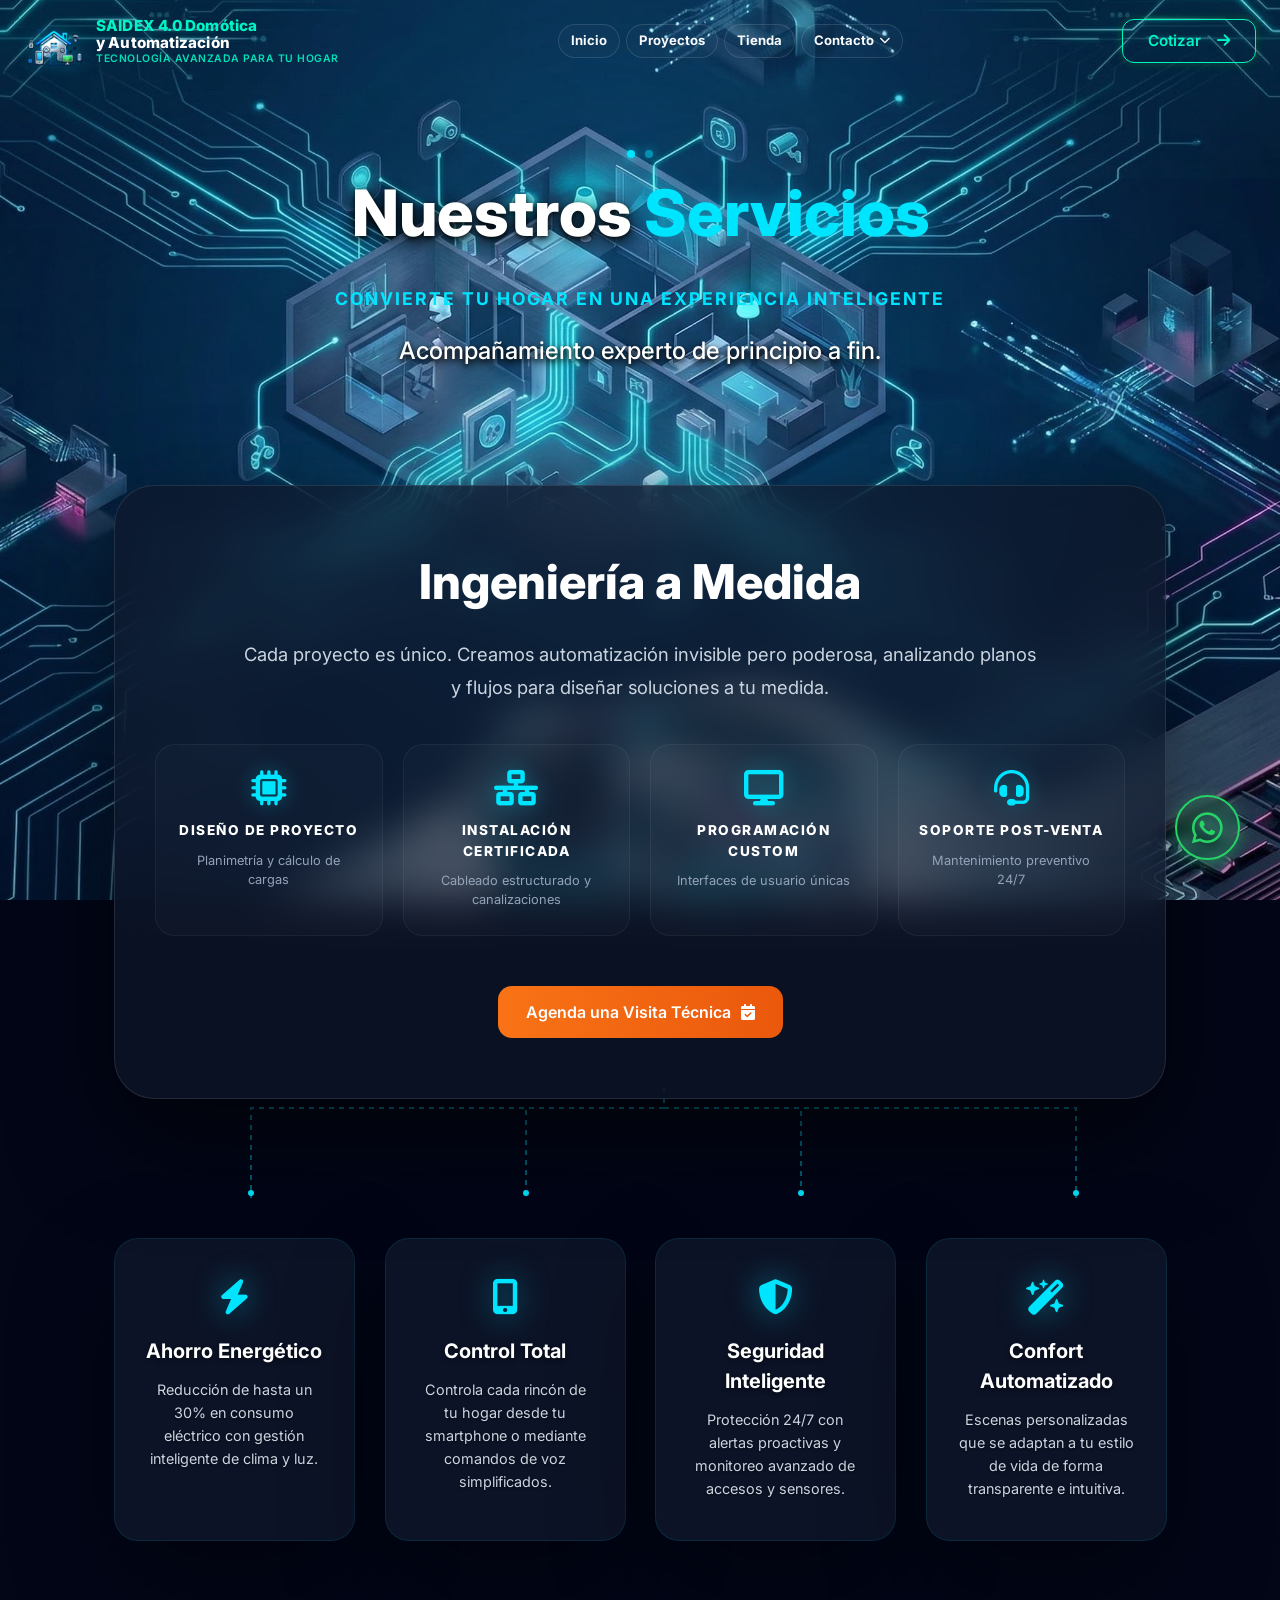
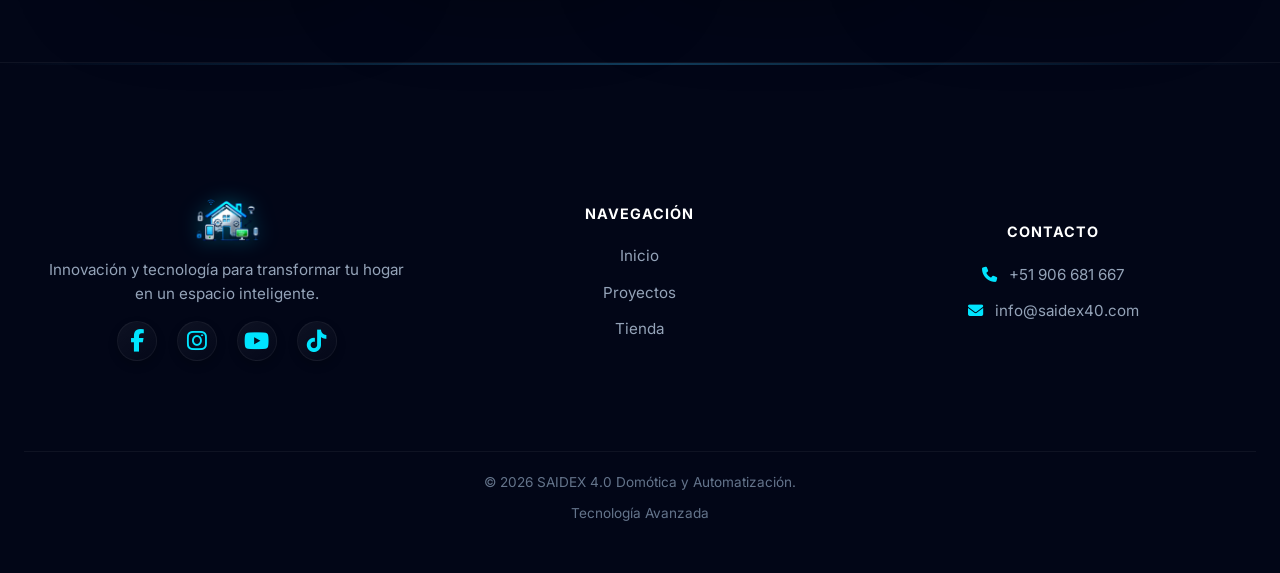
<file: servicios.html>
<!DOCTYPE html>
<html lang="es">

<head>
    <meta charset="UTF-8">
    <meta name="viewport" content="width=device-width, initial-scale=1.0">
    <title>Servicios - SAIDEX 4.0</title>
    <link rel="preconnect" href="https://fonts.googleapis.com">
    <link rel="preconnect" href="https://fonts.gstatic.com" crossorigin>
    <link href="https://fonts.googleapis.com/css2?family=Inter:wght@300;400;500;600;700;800&display=swap"
        rel="stylesheet">
    <link rel="stylesheet" href="https://cdnjs.cloudflare.com/ajax/libs/font-awesome/6.4.0/css/all.min.css">
    <link rel="stylesheet" href="css/style.css">
    <!-- Favicon -->
    <link rel="icon" type="image/png" href="assets/logo.png">
    <style>
    :root {
        --brand-orange: #F97316;
        --brand-cyan: #00E5FF;
        --glass-bg: rgba(15, 23, 42, 0.4);
        --neon-green: #00f5c4;
        --neon-green-glow: rgba(0, 245, 196, 0.4);
    }

    .bg-nodes {
        background-color: #020617;
        background-image: url('assets/servicios.jpg');
        background-size: cover;
        background-position: center;
        background-attachment: fixed;
        position: relative;
    }



    .relative-z {
        position: relative;
        z-index: 5;
    }

    .neon-text {
        color: var(--brand-cyan);
        text-shadow: 0 0 20px rgba(0, 229, 255, 0.4);
    }

    .glass-card {
        background: rgba(15, 23, 42, 0.6);
        backdrop-filter: blur(30px);
        -webkit-backdrop-filter: blur(30px);
        border: 1px solid rgba(255, 255, 255, 0.05);
        border-radius: 32px;
        padding: 40px;
        box-shadow: 0 40px 100px rgba(0, 0, 0, 0.5);
    }

    .glass-card:hover {
        box-shadow: 0 50px 120px rgba(0, 0, 0, 0.6), 0 0 30px var(--neon-green-glow);
        border-color: var(--neon-green);
    }

    .btn-orange {
        background: linear-gradient(90deg, #F97316, #EA580C);
        border: none;
        color: white;
        padding: 14px 28px;
        border-radius: 14px;
        font-weight: 600;
        display: inline-flex;
        align-items: center;
        gap: 10px;
        text-decoration: none;
    }

    .btn-orange:hover {
        box-shadow: 0 10px 25px rgba(249, 115, 22, 0.3);
    }





    .btn-glow {
        position: relative;
        overflow: hidden;
    }

    .btn-glow::before {
        content: '';
        position: absolute;
        top: -50%;
        left: -50%;
        width: 200%;
        height: 200%;
        background: radial-gradient(circle, rgba(255, 255, 255, 0.15) 0%, transparent 70%);
        transform: scale(0);
    }

    .btn-glow:hover::before {
        transform: scale(1);
    }

    .btn-outline-orange {
        background: transparent;
        border: 2px solid #F97316;
        color: white;
        padding: 12px 24px;
        border-radius: 14px;
        font-weight: 600;
        display: inline-flex;
        align-items: center;
        gap: 10px;
        text-decoration: none;
        justify-content: center;
        width: 100%;
    }

    .btn-outline-orange:hover {
        background: rgba(249, 115, 22, 0.1);
    }


    @media (max-width: 1024px) {
        .main-grid {
            grid-template-columns: 1fr;
            gap: 40px;
        }

        .footer-pill {
            grid-template-columns: 1fr;
            text-align: center;
            padding: 40px 20px;
        }

        .footer-asset-img {
            display: none;
        }
    }

    @media (max-width: 600px) {
        .modal-content {
            padding: 30px 20px;
            width: 95%;
        }

        h1 {
            font-size: 2.8rem !important;
        }
    }

    /* Modal Styles */
    .modal-overlay {
        position: fixed;
        top: 0;
        left: 0;
        width: 100%;
        height: 100%;
        background: rgba(0, 0, 0, 0.8);
        backdrop-filter: blur(8px);
        display: none;
        justify-content: center;
        align-items: flex-start;
        /* Better for scrolling */
        z-index: 2000;
        overflow-y: auto;
        /* Enable scrolling */
        padding: 40px 0;
        /* Add padding for breathing room */
    }

    .modal-overlay.active {
        display: flex;
    }

    .modal-content {
        background: rgba(15, 23, 42, 0.9);
        border: 1px solid var(--neon-green);
        border-radius: 24px;
        padding: 40px;
        width: 90%;
        max-width: 500px;
        position: relative;
        box-shadow: 0 0 50px rgba(57, 255, 20, 0.15);
    }



    .close-modal {
        position: absolute;
        top: 20px;
        right: 20px;
        color: #94A3B8;
        font-size: 1.5rem;
        cursor: pointer;
    }

    .close-modal:hover {
        color: var(--neon-green);
    }

    .form-group {
        margin-bottom: 20px;
    }

    .form-group label {
        display: block;
        color: #94A3B8;
        font-size: 0.85rem;
        margin-bottom: 8px;
        text-transform: uppercase;
        letter-spacing: 1px;
    }

    .form-group input,
    .form-group select,
    .form-group textarea {
        width: 100%;
        background: #0f172a;
        /* Solid dark background to avoid inheritance bugs */
        border: 1px solid rgba(255, 255, 255, 0.1);
        border-radius: 10px;
        padding: 12px 15px;
        color: #FFF;
        font-family: 'Inter', sans-serif;
        font-size: 1rem;
    }

    .form-group input:focus,
    .form-group select:focus,
    .form-group textarea:focus {
        border-color: var(--neon-green);
        outline: none;
    }

    /* Fixed Select & Date Styles for Readability */
    .form-group select option {
        background-color: #0f172a;
        color: #FFFFFF;
    }

    /* Target specific date input parts for consistency */
    input[type="date"]::-webkit-calendar-picker-indicator {
        filter: invert(1);
        cursor: pointer;
    }


    .btn-submit {
        background: var(--neon-green);
        color: #000;
        border: none;
        width: 100%;
        padding: 14px;
        border-radius: 10px;
        font-weight: 700;
        cursor: pointer;
        display: flex;
        justify-content: center;
        align-items: center;
        gap: 10px;
    }

    .btn-submit:hover {
        box-shadow: 0 0 20px var(--neon-green-glow);
    }

    /* PREMIUM UPGRADE: Micro-interactions */
    .service-item {
        cursor: default;
    }

    .service-item:hover {
        color: var(--neon-green) !important;
    }

    .service-item:hover i {
        color: var(--neon-green) !important;
        filter: drop-shadow(0 0 10px var(--neon-green-glow));
    }

    .impact-phrase {
        font-size: 1.1rem;
        letter-spacing: 2px;
        color: var(--brand-cyan);
        text-transform: uppercase;
        font-weight: 700;
        margin-top: 10px;
        opacity: 0.85;
    }

    .title-line {
        width: 0;
        height: 4px;
        background: linear-gradient(90deg, transparent, var(--brand-cyan), transparent);
        margin: 15px auto 0;
    }

    .is-visible .title-line {
        width: 280px;
    }





    /* Benefits Section */
    .benefits-grid {
        display: grid;
        grid-template-columns: repeat(4, 1fr);
        gap: 30px;
        margin-top: 80px;
    }

    .benefit-card {
        padding: 40px 30px;
        text-align: center;
        background: rgba(15, 23, 42, 0.85);
        backdrop-filter: blur(16px);
        -webkit-backdrop-filter: blur(16px);
        border-radius: 24px;
        border: 1px solid rgba(0, 229, 255, 0.1);
        box-shadow: 0 40px 100px rgba(0, 0, 0, 0.4);
    }

    .benefit-card:hover {
        background: rgba(0, 229, 255, 0.05);
        border-color: var(--brand-cyan);
    }

    .benefit-card i {
        font-size: 2.2rem;
        color: var(--brand-cyan);
        margin-bottom: 22px;
        display: block;
        filter: drop-shadow(0 0 15px rgba(0, 229, 255, 0.5));
    }

    .benefit-card h4 {
        color: #FFF;
        font-size: 1.25rem;
        margin-bottom: 12px;
        text-shadow: 0 2px 4px rgba(0, 0, 0, 0.5);
    }

    .benefit-card p {
        color: #CBD5E1;
        font-size: 0.9rem;
        line-height: 1.6;
        text-shadow: 0 1px 2px rgba(0, 0, 0, 0.5);
    }

    @media (max-width: 768px) {
        .benefits-grid {
            grid-template-columns: 1fr;
        }

        .is-visible .title-line {
            width: 180px;
        }
    }
    /* Process Dashboard Styles */
    .process-dashboard {
        background: rgba(15, 23, 42, 0.7);
        backdrop-filter: blur(20px);
        -webkit-backdrop-filter: blur(20px);
        border: 1px solid rgba(255, 255, 255, 0.1);
        border-radius: 40px;
        padding: 60px 40px;
        margin-bottom: 0;
        box-shadow: 0 40px 100px rgba(0, 0, 0, 0.6);
        position: relative;
        z-index: 10;
    }

    .process-grid {
        display: grid;
        grid-template-columns: repeat(4, 1fr);
        gap: 20px;
        margin-top: 40px;
    }

    .process-item {
        padding: 25px 20px;
        background: rgba(255, 255, 255, 0.02);
        border: 1px solid rgba(255, 255, 255, 0.05);
        border-radius: 20px;
        transition: all 0.3s ease;
    }

    .process-item:hover {
        background: rgba(0, 229, 255, 0.05);
        border-color: var(--brand-cyan);
        transform: translateY(-5px);
    }

    .process-item i {
        font-size: 2.2rem;
        color: var(--brand-cyan);
        margin-bottom: 15px;
        display: block;
        filter: drop-shadow(0 0 10px rgba(0, 229, 255, 0.3));
    }

    .process-item h4 {
        color: #FFF;
        font-size: 0.85rem;
        letter-spacing: 1.5px;
        margin-bottom: 10px;
        font-weight: 800;
        text-transform: uppercase;
    }

    .process-item p {
        color: #94A3B8;
        font-size: 0.8rem;
        line-height: 1.5;
        margin: 0;
    }

    .connector-svg {
        position: relative;
        height: 80px;
        margin-top: -20px;
        z-index: 1;
        width: 100%;
        overflow: visible;
        pointer-events: none;
    }

    @media (max-width: 900px) {
        .process-grid {
            grid-template-columns: repeat(2, 1fr);
        }
        .connector-svg {
            display: none;
        }
    }

    @media (max-width: 600px) {
        .process-grid {
            grid-template-columns: 1fr;
        }
        .benefits-grid {
            margin-top: -40px;
        }
    }
    @media (max-width: 900px) {
        .benefits-grid {
            margin-top: 60px !important;
        }
    }
</style>
</head>

<body class="bg-nodes">
    <!-- Header Navigation -->
    <header class="navbar">
        <div class="container nav-container">
            <a href="index.html" class="logo">
                <img src="assets/logo.png" alt="SAIDEX 4.0" class="logo-img">
                <div class="logo-text">
                    <span class="company-name brand-highlight">SAIDEX 4.0 Domótica</span>
                    <span class="company-name">y Automatización</span>
                    <span class="company-tagline">Tecnología avanzada para tu hogar</span>
                </div>
            </a>
            <nav class="nav-links">
                <a href="index.html" class="nav-item">Inicio</a>
                <a href="proyectos.html" class="nav-item">Proyectos</a>
                <a href="tienda.html" class="nav-item">Tienda</a>
                <a href="#contacto" class="nav-item">Contacto <i class="fa-solid fa-chevron-down"
                        style="font-size: 0.7rem; margin-left: 5px;"></i></a>
                
                <!-- Mobile only actions -->
                <div class="nav-actions-mobile">
                    <a href="index.html#cotizar" class="btn btn-primary">Cotizar <i class="fa-solid fa-arrow-right"></i></a>
                    <a href="#login" class="btn btn-outline"><i class="fa-regular fa-user"></i> Login</a>
                </div>
            </nav>
            <div class="nav-actions">
                <a href="index.html#cotizar" class="btn btn-primary"
                    style="background: linear-gradient(90deg, #F97316, #EA580C); border: none; padding: 10px 25px; border-radius: 12px; font-weight: 600;">Cotizar
                    <i class="fa-solid fa-arrow-right" style="margin-left: 8px;"></i></a>
            </div>
            <div class="menu-toggle" id="mobile-menu-btn">
                <i class="fa-solid fa-bars" style="color: #FFF; font-size: 1.5rem;"></i>
            </div>
        </div>
    </header>

    <main class="relative-z">
        <section style="padding: 140px 0 60px; text-align: center;">
            <div class="container">
                <div style="display:inline-flex; gap:10px; margin-bottom: 20px;">
                    <span
                        style="width:8px; height:8px; background:var(--brand-cyan); border-radius:50%; box-shadow:0 0 10px var(--brand-cyan);"></span>
                    <span
                        style="width:8px; height:8px; background:var(--brand-cyan); border-radius:50%; box-shadow:0 0 10px var(--brand-cyan); opacity:0.5;"></span>
                </div>
                <h1 class="hero-title scroll-bounce delay-1">
                    Nuestros <span class="neon-text">Servicios</span></h1>
                <div class="title-line"></div>
                <div class="impact-phrase scroll-bounce delay-1">Convierte tu hogar en una experiencia inteligente</div>
                <p class="hero-subtitle scroll-bounce delay-1" style="font-weight: 500; margin-top: 20px;">
                    Acompañamiento experto
                    de principio a
                    fin.</p>
            </div>
        </section>

        <section style="padding: 40px 0 120px; position: relative;">
            <div class="container" style="max-width: 1100px; margin: 0 auto; text-align: center;">
                <div class="process-dashboard reveal-on-scroll scroll-bounce delay-2">
                    <h2 style="font-size: 3rem; color: #FFF; font-weight: 800; margin-bottom: 20px;">Ingeniería a Medida
                    </h2>
                    <p style="font-size: 1.15rem; color: #CBD5E1; line-height: 1.8; max-width: 800px; margin: 0 auto;">
                        Cada proyecto es único. Creamos automatización invisible pero poderosa, analizando planos y flujos para diseñar soluciones a tu medida.
                    </p>

                    <div class="process-grid">
                        <!-- Item 1 -->
                        <div class="process-item">
                            <i class="fa-solid fa-microchip"></i>
                            <h4>Diseño de Proyecto</h4>
                            <p>Planimetría y cálculo de cargas</p>
                        </div>
                        <!-- Item 2 -->
                        <div class="process-item">
                            <i class="fa-solid fa-network-wired"></i>
                            <h4>Instalación Certificada</h4>
                            <p>Cableado estructurado y canalizaciones</p>
                        </div>
                        <!-- Item 3 -->
                        <div class="process-item">
                            <i class="fa-solid fa-display"></i>
                            <h4>Programación Custom</h4>
                            <p>Interfaces de usuario únicas</p>
                        </div>
                        <!-- Item 4 -->
                        <div class="process-item">
                            <i class="fa-solid fa-headset"></i>
                            <h4>Soporte Post-Venta</h4>
                            <p>Mantenimiento preventivo 24/7</p>
                        </div>
                    </div>
                    <div style="margin-top: 50px;">
                        <a href="javascript:void(0)" class="btn-orange btn-pulse" id="btn-agenda-visita">Agenda una Visita Técnica <i class="fa-solid fa-calendar-check"></i></a>
                    </div>
                </div>

                <!-- Connectors SVG -->
                <div class="connector-svg reveal-on-scroll">
                    <svg width="1100" height="120" viewBox="0 0 1100 120" preserveAspectRatio="none">
                        <path d="M550,0 L550,30 L137,30 L137,120 M550,30 L412,30 L412,120 M550,30 L687,30 L687,120 M550,30 L962,30 L962,120" 
                              fill="none" stroke="rgba(0, 229, 255, 0.4)" stroke-width="2" stroke-dasharray="5,5" />
                        <!-- Circles at bottom of lines -->
                        <circle cx="137" cy="115" r="3" fill="var(--brand-cyan)" />
                        <circle cx="412" cy="115" r="3" fill="var(--brand-cyan)" />
                        <circle cx="687" cy="115" r="3" fill="var(--brand-cyan)" />
                        <circle cx="962" cy="115" r="3" fill="var(--brand-cyan)" />
                    </svg>
                </div>

                <div class="benefits-grid">
                    <div class="benefit-card scroll-bounce delay-4">
                        <i class="fa-solid fa-bolt"></i>
                        <h4>Ahorro Energético</h4>
                        <p>Reducción de hasta un 30% en consumo eléctrico con gestión inteligente de clima y luz.</p>
                    </div>
                    <div class="benefit-card scroll-bounce delay-5">
                        <i class="fa-solid fa-mobile-screen-button"></i>
                        <h4>Control Total</h4>
                        <p>Controla cada rincón de tu hogar desde tu smartphone o mediante comandos de voz
                            simplificados.</p>
                    </div>
                    <div class="benefit-card scroll-bounce delay-6">
                        <i class="fa-solid fa-shield-halved"></i>
                        <h4>Seguridad Inteligente</h4>
                        <p>Protección 24/7 con alertas proactivas y monitoreo avanzado de accesos y sensores.</p>
                    </div>
                    <div class="benefit-card scroll-bounce delay-7">
                        <i class="fa-solid fa-wand-magic-sparkles"></i>
                        <h4>Confort Automatizado</h4>
                        <p>Escenas personalizadas que se adaptan a tu estilo de vida de forma transparente e intuitiva.
                        </p>
                    </div>
                </div>
            </div>
        </section>
    </main>

    <!-- Footer Unified Pill -->
    <footer class="footer" id="contacto">
        <div class="container">
            <div class="footer-pill minimal">
                <!-- Column 1: Brand -->
                <div class="brand-col">
                    <img src="assets/logo.png" alt="SAIDEX 4.0"
                        style="height: 60px; filter: drop-shadow(0 0 10px rgba(0, 229, 255, 0.3)); margin-bottom: 15px;">
                    <p>Innovación y tecnología para transformar tu hogar en un espacio inteligente.</p>
                    <div class="social-links" style="margin-top: 15px; display: flex; gap: 20px;">
                        <a href="https://www.facebook.com/share/1DKk2KMXqo/" target="_blank"
                            style="color: #00E5FF; font-size: 1.4rem;"><i class="fa-brands fa-facebook-f"></i></a>
                        <a href="https://www.instagram.com/capri4431?igsh=cWtvcjdqN3Vhbjgz" target="_blank"
                            style="color: #00E5FF; font-size: 1.4rem;"><i class="fa-brands fa-instagram"></i></a>
                        <a href="https://youtube.com/@jesusronaldocesararellanas5388/community?si=2w9Oj341CV9DP4Bu"
                            target="_blank" style="color: #00E5FF; font-size: 1.4rem;"><i
                                class="fa-brands fa-youtube"></i></a>
                        <a href="https://www.tiktok.com/@arellanasanchez2006" target="_blank"
                            style="color: #00E5FF; font-size: 1.4rem;"><i class="fa-brands fa-tiktok"></i></a>
                    </div>
                </div>

                <!-- Column 2: Navigation -->
                <div class="nav-col">
                    <h4>NAVEGACIÓN</h4>
                    <ul>
                        <li><a href="index.html">Inicio</a></li>
                        <li><a href="proyectos.html">Proyectos</a></li>
                        <li><a href="tienda.html">Tienda</a></li>
                    </ul>
                </div>

                <!-- Column 3: Contact -->
                <div class="contact-col">
                    <h4>CONTACTO</h4>
                    <ul>
                        <li><i class="fa-solid fa-phone" style="color: #00E5FF; margin-right:8px;"></i> +51 906 681 667
                        </li>
                        <li><i class="fa-solid fa-envelope" style="color: #00E5FF; margin-right:8px;"></i>
                            info@saidex40.com</li>
                    </ul>
                </div>
            </div>
            <div style="display:flex; flex-direction: column; align-items: center; gap: 10px; padding: 20px 0; border-top: 1px solid rgba(255, 255, 255, 0.05); margin-top: 20px;">
                <p style="color: #64748B; font-size: 0.85rem;">&copy; 2026 SAIDEX 4.0 Domótica y Automatización.</p>
                <p style="color: #64748B; font-size: 0.85rem;">Tecnología Avanzada</p>
            </div>
        </div>
    </footer>

    <!-- Floating WhatsApp Button -->
    <a href="https://wa.me/51906681667" class="whatsapp-float"
        style="position: fixed; bottom: 40px; right: 40px; width: 65px; height: 65px; background: rgba(37, 211, 102, 0.2); backdrop-filter: blur(5px); border: 2px solid #25D366; color: #25D366; border-radius: 50%; display: flex; align-items: center; justify-content: center; font-size: 2.2rem; z-index: 100;"
        target="_blank" rel="noopener noreferrer">
        <i class="fa-brands fa-whatsapp"></i>
    </a>

    <!-- Modal Form Visit -->
    <div class="modal-overlay" id="visit-modal">
        <div class="modal-content">
            <span class="close-modal" id="close-visit-modal">&times;</span>
            <div style="text-align: center; margin-bottom: 30px;">
                <h3 style="color: #FFF; font-size: 1.8rem; margin-bottom: 10px;">Solicita tu Visita Técnica</h3>
                <p style="color: #94A3B8;">Analizaremos tu espacio para brindarte la mejor solución en automatización.
                </p>
            </div>

            <form id="visita-tecnica-form">
                <div class="form-group">
                    <label>Nombre Completo</label>
                    <input type="text" placeholder="Ej: Juan Pérez" required>
                </div>
                <div class="form-group">
                    <label>Teléfono / WhatsApp</label>
                    <input type="tel" placeholder="Ej: 909 077 677" required>
                </div>
                <div class="form-group">
                    <label>Tipo de Requerimiento</label>
                    <select required>
                        <option value="" disabled selected>Selecciona una opción</option>
                        <option value="domotica">Domótica Integral</option>
                        <option value="seguridad">Seguridad y Cámaras</option>
                        <option value="redes">Redes y Wi-Fi</option>
                        <option value="otro">Otro Servicio</option>
                    </select>
                </div>
                <div class="form-group">
                    <label>Fecha Preferida</label>
                    <input type="date" required>
                </div>
                <div class="form-group">
                    <label>Breve descripción</label>
                    <textarea rows="3" placeholder="Cuéntanos un poco sobre tu proyecto..."></textarea>
                </div>
                <button type="submit" class="btn-submit">
                    Enviar Solicitud <i class="fa-solid fa-paper-plane"></i>
                </button>
            </form>
        </div>
    </div>

    <script src="js/script.js"></script>
</body>

</html>
</file>
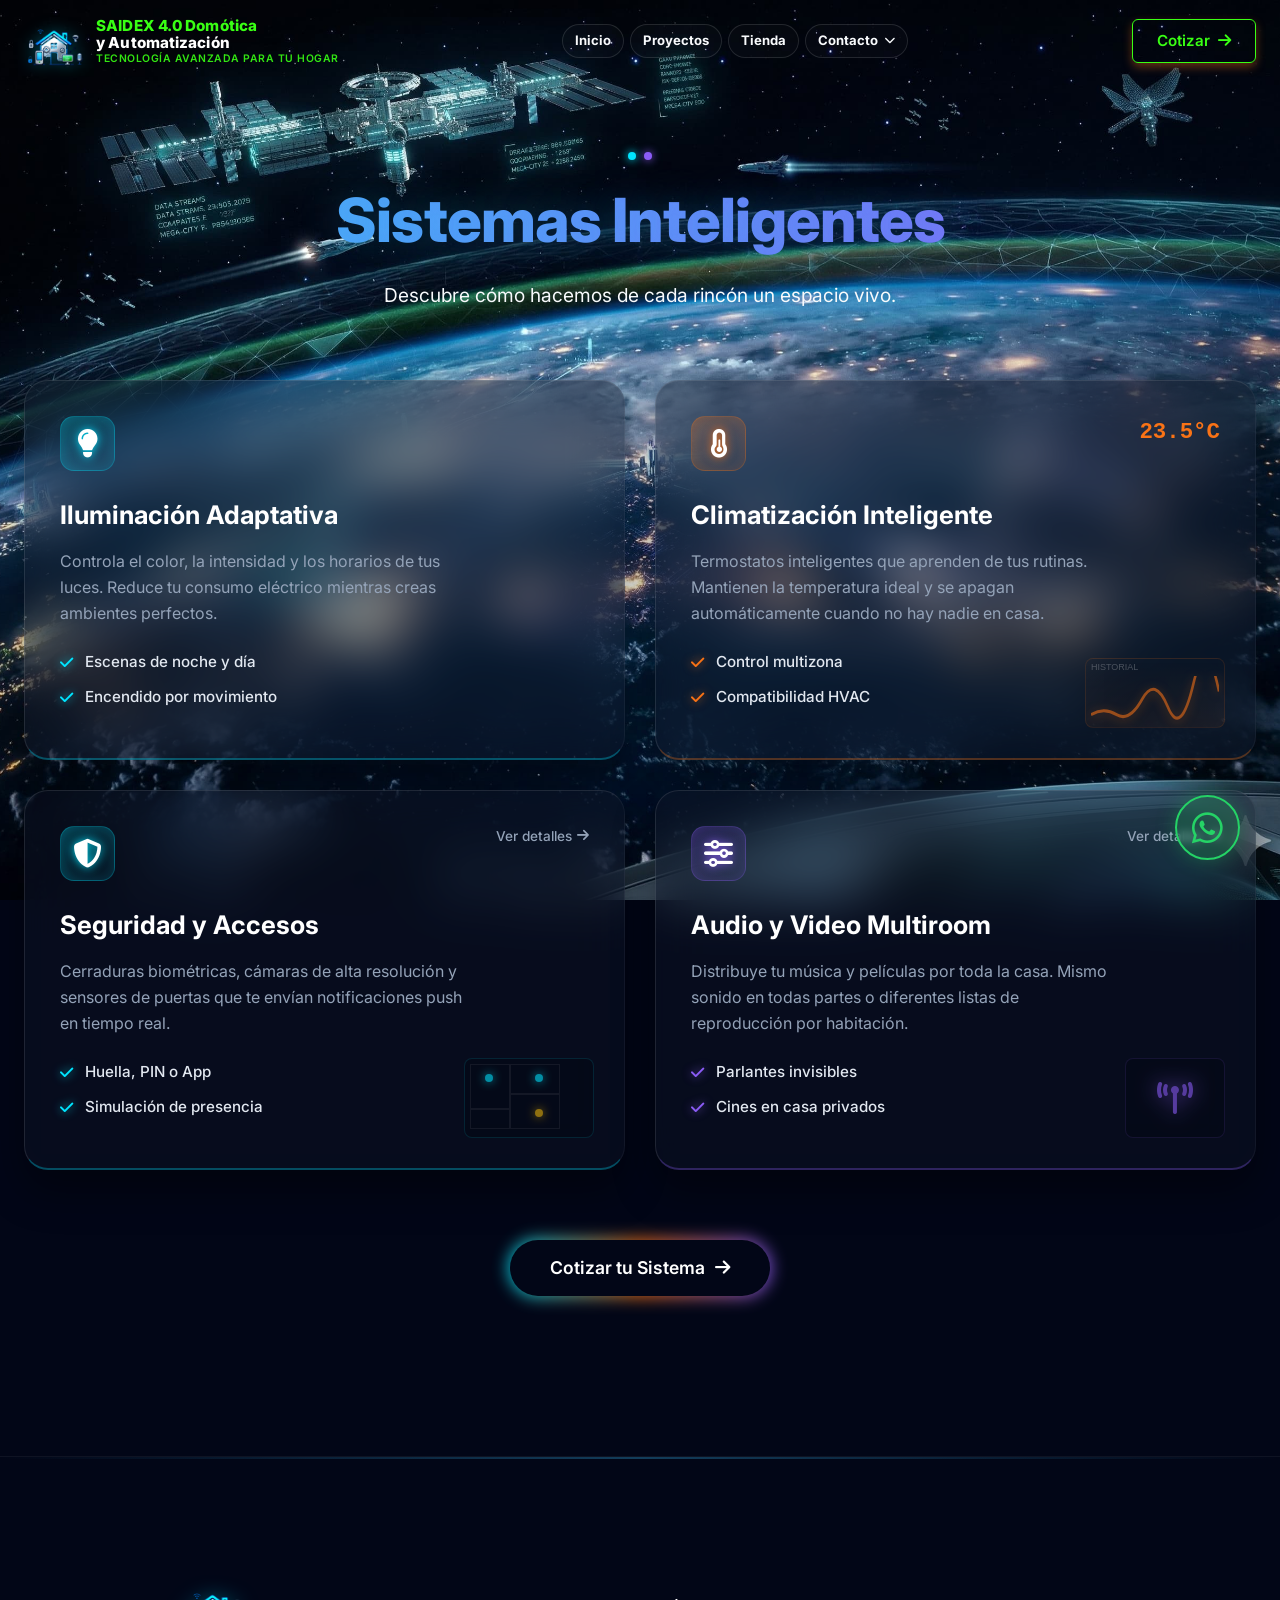
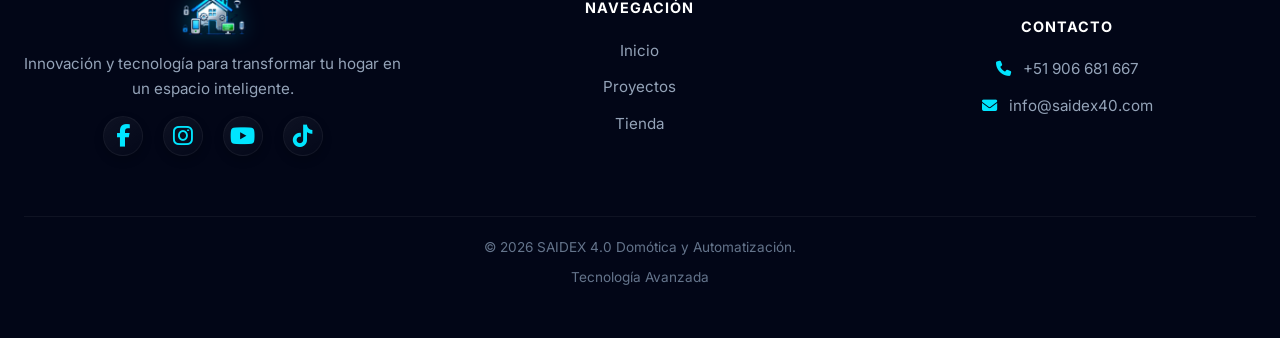
<file: sistemas.html>
<!DOCTYPE html>
<html lang="es">

<head>
    <meta charset="UTF-8">
    <meta name="viewport" content="width=device-width, initial-scale=1.0">
    <title>Sistemas - SAIDEX 4.0</title>
    <link rel="preconnect" href="https://fonts.googleapis.com">
    <link rel="preconnect" href="https://fonts.gstatic.com" crossorigin>
    <link href="https://fonts.googleapis.com/css2?family=Inter:wght@300;400;500;600;700;800&display=swap"
        rel="stylesheet">
    <link rel="stylesheet" href="https://cdnjs.cloudflare.com/ajax/libs/font-awesome/6.4.0/css/all.min.css">
    <link rel="stylesheet" href="css/style.css">
    <!-- Favicon -->
    <link rel="icon" type="image/png" href="assets/logo.png">
    <style>
        .bg-nodes {
            background-color: #020617;
            background-image: url('assets/sistemas.jpg');
            background-size: cover;
            background-position: center;
            background-attachment: fixed;
        }

        .hero-title-gradient {
            background: linear-gradient(90deg, #38BDF8, #8B5CF6);
            -webkit-background-clip: text;
            background-clip: text;
            -webkit-text-fill-color: transparent;
            text-shadow: 0 0 40px rgba(56, 189, 248, 0.3);
            font-size: 3.8rem;
            font-weight: 800;
            letter-spacing: -1px;
        }

        /* Glass Panel */
        .glass-panel {
            background: rgba(15, 23, 42, 0.4);
            backdrop-filter: blur(25px);
            -webkit-backdrop-filter: blur(25px);
            border: 1px solid rgba(255, 255, 255, 0.05);
            border-top: 1px solid rgba(255, 255, 255, 0.1);
            border-left: 1px solid rgba(255, 255, 255, 0.1);
            border-radius: 24px;
            padding: 35px;
            box-shadow: 0 20px 40px rgba(0, 0, 0, 0.4), inset 0 0 30px rgba(255, 255, 255, 0.01);
            position: relative;
            overflow: hidden;
            display: flex;
            flex-direction: column;
            min-height: 380px;
        }

        .panel-cyan {
            border-bottom: 2px solid rgba(0, 229, 255, 0.3);
        }

        .panel-orange {
            border-bottom: 2px solid rgba(249, 115, 22, 0.3);
        }

        .panel-violet {
            border-bottom: 2px solid rgba(139, 92, 246, 0.3);
        }

        .glass-panel:hover {
            background: rgba(15, 23, 42, 0.6);
        }

        .panel-cyan:hover {
            border-color: rgba(0, 229, 255, 0.5);
            box-shadow: 0 20px 40px rgba(0, 229, 255, 0.1), inset 0 0 30px rgba(0, 229, 255, 0.05);
        }

        .panel-orange:hover {
            border-color: rgba(249, 115, 22, 0.5);
            box-shadow: 0 20px 40px rgba(249, 115, 22, 0.1), inset 0 0 30px rgba(249, 115, 22, 0.05);
        }

        .panel-violet:hover {
            border-color: rgba(139, 92, 246, 0.5);
            box-shadow: 0 20px 40px rgba(139, 92, 246, 0.1), inset 0 0 30px rgba(139, 92, 246, 0.05);
        }

        .solutions-grid-2col {
            display: grid;
            grid-template-columns: repeat(2, 1fr);
            gap: 30px;
            position: relative;
            z-index: 2;
        }

        @media (max-width: 900px) {
            .solutions-grid-2col {
                grid-template-columns: 1fr;
            }

            .hero-title-gradient {
                font-size: 2.5rem;
            }

            .footer-pill {
                grid-template-columns: 1fr !important;
                text-align: center;
                gap: 50px !important;
            }

            .brand-col {
                grid-row: 1;
                /* Move logo to top on mobile */
            }

            .footer-heading {
                justify-content: center;
            }

            ul {
                align-items: center !important;
            }

            li {
                justify-content: center !important;
            }
        }

        @media (max-width: 480px) {
            .hero-title-gradient {
                font-size: 2rem;
                letter-spacing: -0.5px;
            }

            .text-gray-light {
                font-size: 1rem !important;
            }
        }

        /* Top Header of Card */
        .card-header {
            display: flex;
            justify-content: space-between;
            align-items: flex-start;
            margin-bottom: 25px;
        }

        .icon-box {
            width: 55px;
            height: 55px;
            border-radius: 14px;
            display: flex;
            align-items: center;
            justify-content: center;
            font-size: 1.8rem;
            color: #FFF;
            background: rgba(255, 255, 255, 0.03);
            border: 1px solid rgba(255, 255, 255, 0.1);
        }

        .icon-box-cyan {
            background: linear-gradient(135deg, rgba(0, 229, 255, 0.2), transparent);
            border-color: rgba(0, 229, 255, 0.3);
            box-shadow: inset 0 0 15px rgba(0, 229, 255, 0.2);
            text-shadow: 0 0 10px #00E5FF;
        }

        .icon-box-orange {
            background: linear-gradient(135deg, rgba(249, 115, 22, 0.2), transparent);
            border-color: rgba(249, 115, 22, 0.3);
            box-shadow: inset 0 0 15px rgba(249, 115, 22, 0.2);
            text-shadow: 0 0 10px #F97316;
        }

        .icon-box-violet {
            background: linear-gradient(135deg, rgba(139, 92, 246, 0.2), transparent);
            border-color: rgba(139, 92, 246, 0.3);
            box-shadow: inset 0 0 15px rgba(139, 92, 246, 0.2);
            text-shadow: 0 0 10px #8B5CF6;
        }

        .ver-detalles {
            color: var(--text-gray-light);
            font-size: 0.85rem;
            text-decoration: none;
            display: flex;
            align-items: center;
            gap: 5px;
            font-weight: 500;
        }

        .glass-panel:hover .ver-detalles {
            color: #FFF;
        }

        /* Widget Area */
        .widget-area {
            position: absolute;
            bottom: 30px;
            right: 30px;
            opacity: 0.6;
        }

        .glass-panel:hover .widget-area {
            opacity: 1;
        }

        /* Fake Live Widgets */
        .widget-temp-graph {
            width: 140px;
            height: 70px;
            border: 1px solid rgba(249, 115, 22, 0.2);
            border-radius: 8px;
            background: linear-gradient(0deg, rgba(249, 115, 22, 0.1) 0%, transparent 100%);
            position: relative;
            overflow: hidden;
            display: flex;
            align-items: flex-end;
            padding: 5px;
        }

        .widget-temp-graph svg {
            width: 100%;
            height: 80%;
            stroke: #F97316;
            stroke-width: 2;
            fill: none;
            filter: drop-shadow(0 2px 5px rgba(249, 115, 22, 0.5));
        }

        .widget-floorplan {
            width: 130px;
            height: 80px;
            border: 1px solid rgba(0, 229, 255, 0.2);
            border-radius: 8px;
            background: rgba(0, 0, 0, 0.3);
            position: relative;
            padding: 8px;
        }

        .floor-room {
            position: absolute;
            border: 1px solid rgba(255, 255, 255, 0.1);
        }

        .dot {
            width: 8px;
            height: 8px;
            border-radius: 50%;
            position: absolute;
            background: #00E5FF;
            box-shadow: 0 0 10px #00E5FF;
        }

        .dot-yellow {
            background: #EAB308;
            box-shadow: 0 0 10px #EAB308;
        }

        .widget-audio {
            width: 100px;
            height: 80px;
            border: 1px solid rgba(139, 92, 246, 0.2);
            border-radius: 8px;
            background: rgba(0, 0, 0, 0.3);
            display: flex;
            align-items: center;
            justify-content: center;
        }



        /* Typography & layout */
        h3.card-title {
            font-size: 1.6rem;
            margin-bottom: 15px;
            font-weight: 700;
            color: #FFF;
        }

        p.card-desc {
            color: #94A3B8;
            line-height: 1.6;
            font-size: 1rem;
            margin-bottom: 25px;
            max-width: 80%;
        }

        .glass-ul {
            list-style: none;
            padding: 0;
            margin: 0;
            flex-grow: 1;
        }

        .glass-ul li {
            color: #E2E8F0;
            margin-bottom: 12px;
            display: flex;
            align-items: center;
            font-weight: 500;
            font-size: 0.95rem;
        }

        .neon-tick-cyan {
            color: #00E5FF;
            text-shadow: 0 0 10px rgba(0, 229, 255, 0.8);
            margin-right: 12px;
        }

        .neon-tick-orange {
            color: #F97316;
            text-shadow: 0 0 10px rgba(249, 115, 22, 0.8);
            margin-right: 12px;
        }

        .neon-tick-violet {
            color: #8B5CF6;
            text-shadow: 0 0 10px rgba(139, 92, 246, 0.8);
            margin-right: 12px;
        }

        /* Glowing CTA Button */
        .cta-glowing {
            display: inline-flex;
            align-items: center;
            gap: 10px;
            background: #020617;
            color: #FFF;
            padding: 15px 40px;
            border-radius: 30px;
            font-weight: 600;
            font-size: 1.1rem;
            position: relative;
            z-index: 1;
            text-decoration: none;
        }

        .cta-glowing::before {
            content: '';
            position: absolute;
            top: -2px;
            left: -2px;
            width: calc(100% + 4px);
            height: calc(100% + 4px);
            background: linear-gradient(90deg, #00E5FF, #F97316, #8B5CF6);
            border-radius: 32px;
            z-index: -1;
            filter: blur(8px);
            opacity: 0.8;
        }

        .cta-glowing::after {
            content: '';
            position: absolute;
            inset: 0;
            background: #020617;
            border-radius: 30px;
            z-index: -1;
        }

        .cta-glowing:hover::before {
            filter: blur(12px);
            opacity: 1;
        }



        /* Unified Pill Footer Container */
        .footer-pill {
            background-color: #000000;
            background-image:
                radial-gradient(circle at 70% 30%, rgba(0, 229, 255, 0.05) 0%, transparent 50%),
                url("data:image/svg+xml,%3Csvg xmlns='http://www.w3.org/2000/svg' width='100' height='100' viewBox='0 0 100 100'%3E%3Cg stroke='%2300e5ff' stroke-opacity='0.08'%3E%3Cpath d='M0 20h20v20M20 0v20M50 50h20v20M70 40v10M90 90h10M90 80v10M10 90v10M0 90h10' fill='none'/%3E%3Ccircle cx='20' cy='20' r='2' fill='%2300e5ff' fill-opacity='0.1'/%3E%3Ccircle cx='70' cy='50' r='2' fill='%2300e5ff' fill-opacity='0.1'/%3E%3C/g%3E%3C/svg%3E");
            border-radius: 40px;
            padding: 80px 60px;
            margin: 0 auto;
            max-width: var(--container-max);
            display: grid;
            grid-template-columns: 1.8fr 1fr 1fr;
            gap: 50px;
            border: 1px solid rgba(255, 255, 255, 0.05);
            box-shadow: 0 40px 100px rgba(0, 0, 0, 1), inset 0 0 40px rgba(0, 229, 255, 0.02);
            position: relative;
            overflow: hidden;
        }

        .footer-slogan {
            font-size: 1.25rem;
            line-height: 1.5;
            color: #FFFFFF;
            font-weight: 700;
            text-shadow: 0 0 15px rgba(0, 229, 255, 0.4);
            margin-bottom: 25px;
            max-width: 320px;
        }

        .nav-dot {
            width: 6px;
            height: 6px;
            background: #00E5FF;
            border-radius: 50%;
            display: inline-block;
            margin-left: 10px;
            box-shadow: 0 0 8px #00E5FF;
            opacity: 0.8;
        }

        .contact-icon-box {
            color: #00E5FF;
            font-size: 1.2rem;
            margin-bottom: 5px;
            filter: drop-shadow(0 0 8px rgba(0, 229, 255, 0.6));
        }

        @media (max-width: 768px) {
            .footer-pill {
                grid-template-columns: 1fr;
                border-radius: 20px;
                padding: 40px 20px;
                text-align: center;
                gap: 30px;
            }

            .nav-col,
            .contact-col,
            .brand-col {
                align-items: center !important;
            }

            .footer-slogan {
                max-width: 100%;
            }
        }

        /* WhatsApp Button Redesign */


        .whatsapp-float {
            position: fixed;
            bottom: 40px;
            right: 40px;
            width: 65px;
            height: 65px;
            background: rgba(37, 211, 102, 0.2);
            backdrop-filter: blur(5px);
            border: 2px solid #25D366;
            color: #25D366;
            border-radius: 50%;
            display: flex;
            align-items: center;
            justify-content: center;
            font-size: 2.2rem;
            z-index: 100;
            box-shadow: 0 0 20px rgba(37, 211, 102, 0.3);
        }

        .whatsapp-float:hover {
            background: #25D366;
            color: #FFF;
        }

        /* General Footer Utilities */
        .social-links {
            display: flex;
            gap: 15px;
        }

        .social-btn {
            display: flex;
            align-items: center;
            justify-content: center;
            width: 40px;
            height: 40px;
            border-radius: 50%;
            border: 1px solid rgba(255, 255, 255, 0.2);
            background: rgba(255, 255, 255, 0.05);
            color: #E2E8F0;
            transition: all 0.3s ease;
            text-decoration: none;
        }

        .social-btn:hover {
            border-color: #00E5FF;
            color: #00E5FF;
            box-shadow: 0 0 15px rgba(0, 229, 255, 0.4);
            transform: translateY(-3px);
            background: rgba(0, 229, 255, 0.1);
        }

        .footer-heading {
            color: #FFFFFF;
            font-weight: 700;
            margin-bottom: 25px;
            position: relative;
            display: inline-block;
        }

        .footer-heading::after {
            content: '';
            position: absolute;
            bottom: -10px;
            left: 50%;
            transform: translateX(-50%);
            width: 30px;
            height: 2px;
            background: #00E5FF;
            box-shadow: 0 0 8px #00E5FF;
        }

        .text-cyan-accent {
            color: #00E5FF;
        }
    </style>
</head>

<body class="bg-nodes">
    <!-- Header Navigation -->
    <header class="navbar">
        <div class="container nav-container">
            <a href="index.html" class="logo">
                <img src="assets/logo.png" alt="SAIDEX 4.0" class="logo-img">
                <div class="logo-text">
                    <span class="company-name brand-highlight">SAIDEX 4.0 Domótica</span>
                    <span class="company-name">y Automatización</span>
                    <span class="company-tagline">Tecnología avanzada para tu hogar</span>
                </div>
            </a>
            <nav class="nav-links">
                <a href="index.html" class="nav-item">Inicio</a>
                <a href="proyectos.html" class="nav-item">Proyectos</a>
                <a href="tienda.html" class="nav-item">Tienda</a>
                <a href="index.html#contacto" class="nav-item">Contacto <i
                        class="fa-solid fa-chevron-down dropdown-icon"></i></a>
                
                <!-- Mobile only actions -->
                <div class="nav-actions-mobile">
                    <a href="index.html#cotizar" class="btn btn-primary">Cotizar <i class="fa-solid fa-arrow-right"></i></a>
                    <a href="#login" class="btn btn-outline"><i class="fa-regular fa-user"></i> Login</a>
                </div>
            </nav>
            <div class="nav-actions">
                <a href="index.html#cotizar" class="btn btn-primary"
                    style="box-shadow: 0 4px 10px rgba(249, 115, 22, 0.4);">Cotizar <i
                        class="fa-solid fa-arrow-right"></i></a>
            </div>
            <div class="menu-toggle" id="mobile-menu-btn">
                <i class="fa-solid fa-bars"></i>
            </div>
        </div>
    </header>

    <main>
        <section class="hero"
            style="min-height: 40vh; display:flex; align-items:flex-end; justify-content:center; padding-bottom: 50px; background: transparent;">
            <div class="container text-center relative-z">
                <div style="display:flex; justify-content:center; gap:8px; margin-bottom: 15px;">
                    <div
                        style="width:8px; height:8px; border-radius:50%; background:#00E5FF; box-shadow:0 0 8px #00E5FF;">
                    </div>
                    <div
                        style="width:8px; height:8px; border-radius:50%; background:#8B5CF6; box-shadow:0 0 8px #8B5CF6;">
                    </div>
                </div>
                <h1 class="hero-title-gradient scroll-bounce delay-1">Sistemas Inteligentes</h1>
                <h2 class="text-gray-light scroll-bounce delay-1"
                    style="margin-top:15px; font-weight: 400; font-size: 1.2rem; max-width: 600px; margin-inline: auto;">
                    Descubre cómo hacemos de cada rincón un espacio vivo.</h2>
            </div>
        </section>

        <!-- Dynamic Glass Cards Section -->
        <section style="padding: 20px 0 100px;">
            <div class="container">
                <div class="solutions-grid-2col">

                    <!-- Sistema 1 -->
                    <div class="glass-panel panel-cyan scroll-bounce delay-2">
                        <div class="card-header">
                            <div class="icon-box icon-box-cyan">
                                <i class="fa-solid fa-lightbulb"></i>
                            </div>
                        </div>
                        <h3 class="card-title">Iluminación Adaptativa</h3>
                        <p class="card-desc">Controla el color, la intensidad y los horarios de tus luces. Reduce tu
                            consumo eléctrico mientras creas ambientes perfectos.</p>
                        <ul class="glass-ul">
                            <li><i class="fa-solid fa-check neon-tick-cyan"></i> Escenas de noche y día</li>
                            <li><i class="fa-solid fa-check neon-tick-cyan"></i> Encendido por movimiento</li>
                        </ul>
                    </div>

                    <!-- Sistema 2 -->
                    <div class="glass-panel panel-orange scroll-bounce delay-3">
                        <div class="card-header">
                            <div class="icon-box icon-box-orange">
                                <i class="fa-solid fa-temperature-half"></i>
                            </div>
                            <span
                                style="font-size: 1.4rem; font-weight:700; color:#F97316; font-family: monospace;">23.5°C</span>
                        </div>
                        <h3 class="card-title">Climatización Inteligente</h3>
                        <p class="card-desc">Termostatos inteligentes que aprenden de tus rutinas. Mantienen la
                            temperatura ideal y se apagan automáticamente cuando no hay nadie en casa.</p>
                        <ul class="glass-ul">
                            <li><i class="fa-solid fa-check neon-tick-orange"></i> Control multizona</li>
                            <li><i class="fa-solid fa-check neon-tick-orange"></i> Compatibilidad HVAC</li>
                        </ul>
                        <!-- Live Widget -->
                        <div class="widget-area">
                            <div class="widget-temp-graph">
                                <span
                                    style="position:absolute; top:2px; left:5px; font-size:9px; color:rgba(255,255,255,0.4); font-family:sans-serif; text-transform:uppercase;">Historial</span>
                                <svg viewBox="0 0 100 30" preserveAspectRatio="none">
                                    <path d="M0,25 Q10,20 20,25 T40,15 T60,20 T80,5 T100,10"></path>
                                </svg>
                            </div>
                        </div>
                    </div>

                    <!-- Sistema 3 -->
                    <div class="glass-panel panel-cyan scroll-bounce delay-4">
                        <div class="card-header">
                            <div class="icon-box icon-box-cyan">
                                <i class="fa-solid fa-shield-halved"></i>
                            </div>
                            <a href="#" class="ver-detalles">Ver detalles <i class="fa-solid fa-arrow-right"></i></a>
                        </div>
                        <h3 class="card-title">Seguridad y Accesos</h3>
                        <p class="card-desc">Cerraduras biométricas, cámaras de alta resolución y sensores de puertas
                            que te envían notificaciones push en tiempo real.</p>
                        <ul class="glass-ul">
                            <li><i class="fa-solid fa-check neon-tick-cyan"></i> Huella, PIN o App</li>
                            <li><i class="fa-solid fa-check neon-tick-cyan"></i> Simulación de presencia</li>
                        </ul>
                        <!-- Live Widget Floorplan -->
                        <div class="widget-area">
                            <div class="widget-floorplan">
                                <!-- Rooms -->
                                <div class="floor-room" style="top:5px; left:5px; width:40px; height:45px;"></div>
                                <div class="floor-room" style="top:5px; left:45px; width:50px; height:30px;"></div>
                                <div class="floor-room" style="top:35px; left:45px; width:50px; height:35px;"></div>
                                <div class="floor-room" style="top:50px; left:5px; width:40px; height:20px;"></div>
                                <!-- Dots -->
                                <div class="dot" style="top:15px; left:20px;"></div>
                                <div class="dot" style="top:15px; left:70px;"></div>
                                <div class="dot dot-yellow" style="top:50px; left:70px;"></div>
                            </div>
                        </div>
                    </div>

                    <!-- Sistema 4 -->
                    <div class="glass-panel panel-violet scroll-bounce delay-5">
                        <div class="card-header">
                            <div class="icon-box icon-box-violet">
                                <i class="fa-solid fa-sliders"></i>
                            </div>
                            <a href="#" class="ver-detalles">Ver detalles <i class="fa-solid fa-arrow-right"></i></a>
                        </div>
                        <h3 class="card-title">Audio y Video Multiroom</h3>
                        <p class="card-desc">Distribuye tu música y películas por toda la casa. Mismo sonido en todas
                            partes o diferentes listas de reproducción por habitación.</p>
                        <ul class="glass-ul">
                            <li><i class="fa-solid fa-check neon-tick-violet"></i> Parlantes invisibles</li>
                            <li><i class="fa-solid fa-check neon-tick-violet"></i> Cines en casa privados</li>
                        </ul>
                        <!-- Live Widget Audio -->
                        <div class="widget-area">
                            <div class="widget-audio">
                                <i class="fa-solid fa-tower-broadcast"
                                    style="font-size:2rem; color:#8B5CF6; filter:drop-shadow(0 0 10px #8B5CF6);"></i>
                            </div>
                        </div>
                    </div>
                </div>

                <div class="text-center" style="margin-top:70px;">
                    <a href="index.html#cotizar" class="cta-glowing">Cotizar tu Sistema <i
                            class="fa-solid fa-arrow-right"></i></a>
                </div>
            </div>
        </section>

        <div class="container" style="padding-bottom: 60px;">
            <!-- Removed orange line -->
        </div>
    </main>

    <!-- Footer Unified Pill -->
    <footer class="footer" id="contacto">
        <div class="container">
            <div class="footer-pill minimal">
                <!-- Column 1: Brand -->
                <div class="brand-col">
                    <img src="assets/logo.png" alt="SAIDEX 4.0"
                        style="height: 60px; filter: drop-shadow(0 0 10px rgba(0, 229, 255, 0.3)); margin-bottom: 15px;">
                    <p>Innovación y tecnología para transformar tu hogar en un espacio inteligente.</p>
                    <div class="social-links" style="margin-top: 15px; display: flex; gap: 20px;">
                        <a href="https://www.facebook.com/share/1DKk2KMXqo/" target="_blank"
                            style="color: #00E5FF; font-size: 1.4rem;"><i class="fa-brands fa-facebook-f"></i></a>
                        <a href="https://www.instagram.com/capri4431?igsh=cWtvcjdqN3Vhbjgz" target="_blank"
                            style="color: #00E5FF; font-size: 1.4rem;"><i class="fa-brands fa-instagram"></i></a>
                        <a href="https://youtube.com/@jesusronaldocesararellanas5388/community?si=2w9Oj341CV9DP4Bu"
                            target="_blank" style="color: #00E5FF; font-size: 1.4rem;"><i
                                class="fa-brands fa-youtube"></i></a>
                        <a href="https://www.tiktok.com/@arellanasanchez2006" target="_blank"
                            style="color: #00E5FF; font-size: 1.4rem;"><i class="fa-brands fa-tiktok"></i></a>
                    </div>
                </div>

                <!-- Column 2: Navigation -->
                <div class="nav-col">
                    <h4>NAVEGACIÓN</h4>
                    <ul>
                        <li><a href="index.html">Inicio</a></li>
                        <li><a href="proyectos.html">Proyectos</a></li>
                        <li><a href="tienda.html">Tienda</a></li>
                    </ul>
                </div>

                <!-- Column 3: Contact -->
                <div class="contact-col">
                    <h4>CONTACTO</h4>
                    <ul>
                        <li><i class="fa-solid fa-phone" style="color: #00E5FF; margin-right:8px;"></i> +51 906 681 667
                        </li>
                        <li><i class="fa-solid fa-envelope" style="color: #00E5FF; margin-right:8px;"></i>
                            info@saidex40.com</li>
                    </ul>
                </div>
            </div>
            <div style="display:flex; flex-direction: column; align-items: center; gap: 10px; padding: 20px 0; border-top: 1px solid rgba(255, 255, 255, 0.05); margin-top: 20px;">
                <p style="color: #64748B; font-size: 0.85rem;">&copy; 2026 SAIDEX 4.0 Domótica y Automatización.</p>
                <p style="color: #64748B; font-size: 0.85rem;">Tecnología Avanzada</p>
            </div>
        </div>
    </footer>
    </div>
    </footer>

    <!-- Floating WhatsApp Button Redesigned -->
    <a href="https://wa.me/51906681667" class="whatsapp-float" target="_blank" rel="noopener noreferrer">
        <i class="fa-brands fa-whatsapp"></i>
    </a>
    <script src="js/script.js"></script>
</body>

</html>
</file>
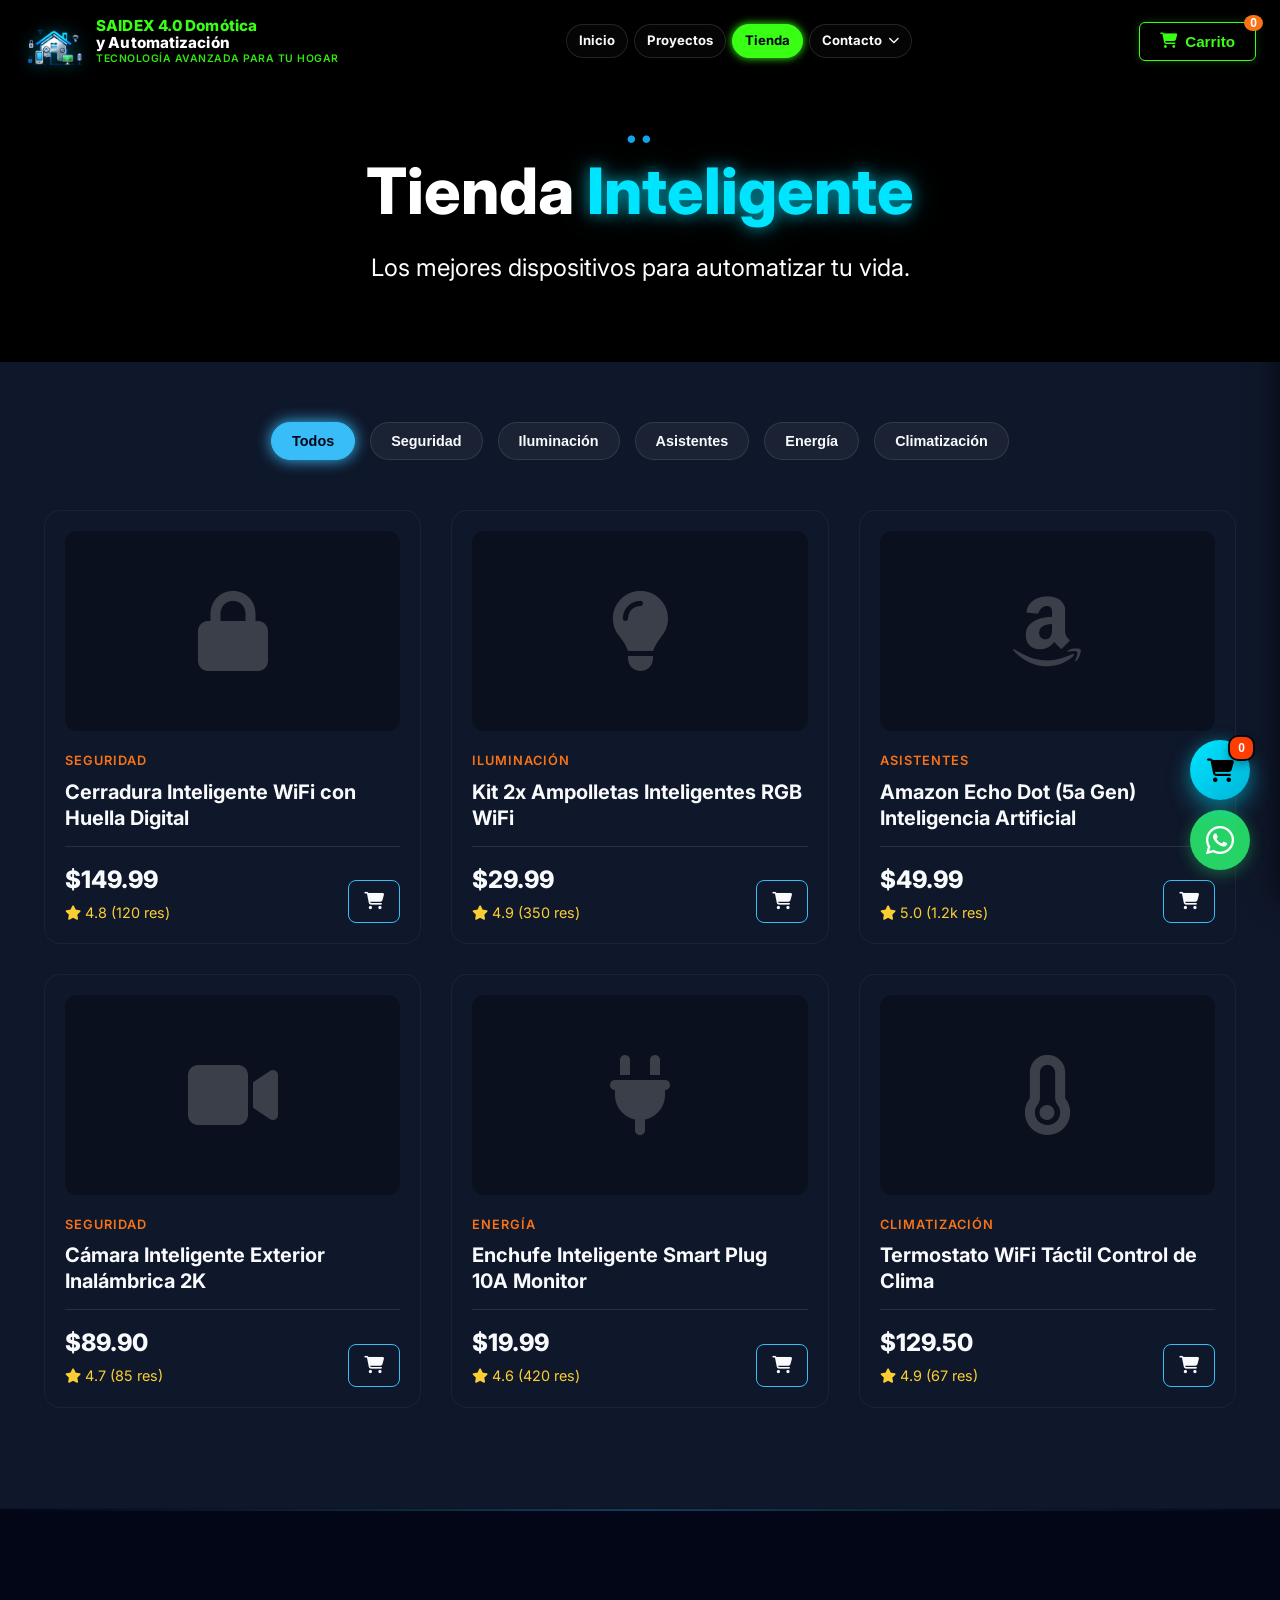
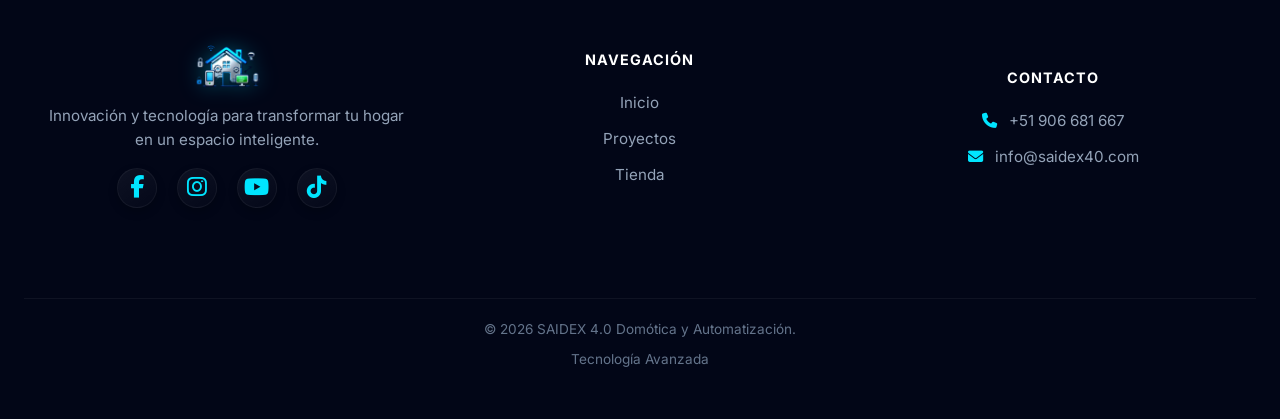
<file: tienda.html>
<!DOCTYPE html>
<html lang="es">

<head>
    <meta charset="UTF-8">
    <meta name="viewport" content="width=device-width, initial-scale=1.0">
    <title>Tienda Online - SAIDEX 4.0</title>
    <!-- Google Fonts -->
    <link rel="preconnect" href="https://fonts.googleapis.com">
    <link rel="preconnect" href="https://fonts.gstatic.com" crossorigin>
    <link href="https://fonts.googleapis.com/css2?family=Inter:wght@300;400;500;600;700;800&display=swap"
        rel="stylesheet">
    <!-- Font Awesome for Icons -->
    <link rel="stylesheet" href="https://cdnjs.cloudflare.com/ajax/libs/font-awesome/6.4.0/css/all.min.css">
    <!-- Custom CSS -->
    <link rel="stylesheet" href="css/style.css">
    <!-- Favicon -->
    <link rel="icon" type="image/png" href="assets/logo.png">
    <style>
        .modal-overlay {
            position: fixed; top: 0; left: 0; width: 100%; height: 100%;
            background: rgba(0, 0, 0, 0.85); backdrop-filter: blur(12px);
            display: none; justify-content: center; align-items: center; z-index: 2000;
        }
        .modal-overlay.active { display: flex; }
        .modal-content {
            background: #020617; border: 1px solid var(--brand-cyan);
            border-radius: 24px; padding: 40px; width: 90%; position: relative;
            box-shadow: 0 0 50px rgba(0, 229, 255, 0.2);
        }

        .close-modal {
            position: absolute; top: 20px; right: 25px; color: #94A3B8;
            font-size: 1.8rem; cursor: pointer;
        }
        .close-modal:hover { color: var(--brand-cyan); }
        .form-group { margin-bottom: 20px; }
        .form-group label { display: block; color: #94A3B8; font-size: 0.85rem; margin-bottom: 8px; text-transform: uppercase; letter-spacing: 1px; }
        .form-group input {
            width: 100%; background: rgba(255, 255, 255, 0.03); border: 1px solid rgba(255, 255, 255, 0.1);
            border-radius: 10px; padding: 12px 15px; color: #FFF; font-family: 'Inter', sans-serif;
        }
        .form-group input:focus { border-color: var(--brand-cyan); outline: none; }

        /* Floating Cart Button Style - Only for Store */
        .cart-float {
            position: fixed;
            bottom: 100px;
            right: 30px;
            width: 60px;
            height: 60px;
            background: linear-gradient(135deg, #00E5FF, #00B4D8);
            border-radius: 50%;
            display: flex;
            align-items: center;
            justify-content: center;
            color: #000;
            font-size: 1.5rem;
            box-shadow: 0 10px 25px rgba(0, 229, 255, 0.4), 0 0 15px rgba(0, 229, 255, 0.2);
            z-index: 1001;
            cursor: pointer;
            transition: all 0.3s cubic-bezier(0.175, 0.885, 0.32, 1.275);
            border: none;
            outline: none;
        }

        .cart-float:hover {
            transform: scale(1.1) translateY(-5px);
            box-shadow: 0 15px 35px rgba(0, 229, 255, 0.6), 0 0 25px rgba(0, 229, 255, 0.3);
        }

        .cart-float .cart-badge {
            position: absolute;
            top: -5px;
            right: -5px;
            background: #FF3D00;
            color: #FFF;
            font-size: 0.75rem;
            font-weight: 700;
            padding: 4px 8px;
            border-radius: 10px;
            min-width: 20px;
            text-align: center;
            border: 2px solid #020617;
            box-shadow: 0 4px 10px rgba(0,0,0,0.3);
        }

        @media (max-width: 768px) {
            .cart-float {
                bottom: 90px;
                right: 20px;
                width: 55px;
                height: 55px;
            }
        }
    </style>
</head>

<body class="bg-dark-primary">
    <!-- Header Navigation -->
    <header class="navbar">
        <div class="container nav-container">
            <a href="index.html" class="logo">
                <img src="assets/logo.png" alt="SAIDEX 4.0" class="logo-img">
                <div class="logo-text">
                    <span class="company-name brand-highlight">SAIDEX 4.0 Domótica</span>
                    <span class="company-name">y Automatización</span>
                    <span class="company-tagline">Tecnología avanzada para tu hogar</span>
                </div>
            </a>

            <nav class="nav-links">
                <a href="index.html" class="nav-item">Inicio</a>
                <a href="proyectos.html" class="nav-item">Proyectos</a>
                <a href="tienda.html" class="nav-item active">Tienda</a>
                <a href="index.html#contacto" class="nav-item">Contacto <i
                        class="fa-solid fa-chevron-down dropdown-icon"></i></a>
                
                <!-- Mobile only actions -->
                <div class="nav-actions-mobile">
                    <button class="btn btn-primary cart-toggle" id="cart-btn-mobile" style="width:100%; justify-content: center; gap: 10px;">
                        <i class="fa-solid fa-cart-shopping"></i> Carrito
                        <span id="cart-count-mobile" class="cart-badge" style="position:static; padding: 2px 8px;">0</span>
                    </button>
                    <a href="#login" class="btn btn-outline"><i class="fa-regular fa-user"></i> Login</a>
                </div>
            </nav>

            <div class="nav-actions">
                <button class="btn btn-primary cart-toggle" id="cart-btn"
                    style="position:relative; width:auto; padding:10px 20px;">
                    <i class="fa-solid fa-cart-shopping"></i> Carrito
                    <span id="cart-count" class="cart-badge">0</span>
                </button>
            </div>

            <div class="menu-toggle" id="mobile-menu-btn">
                <i class="fa-solid fa-bars"></i>
            </div>
        </div>
    </header>

    <main>
        <section class="hero" style="min-height: 40vh; display:flex; align-items:center; justify-content:center;">
            <div class="hero-overlay" style="opacity: 0.7;"></div>
            <div class="container text-center relative-z">
                <span class="dots-decorator">••</span>
                <h1 class="hero-title">Tienda <span class="text-neon-blue">Inteligente</span></h1>
                <h2 class="hero-subtitle text-gray-light" style="margin-top:20px; font-weight: 400;">Los mejores
                    dispositivos para automatizar tu vida.</h2>
            </div>
        </section>

        <!-- Store Section -->
        <section class="store-section" style="padding: 60px 0 100px;">
            <div class="container">

                <!-- Filters -->
                <div class="store-filters">
                    <button class="filter-btn active" data-filter="all">Todos</button>
                    <button class="filter-btn" data-filter="seguridad">Seguridad</button>
                    <button class="filter-btn" data-filter="iluminacion">Iluminación</button>
                    <button class="filter-btn" data-filter="asistentes">Asistentes</button>
                    <button class="filter-btn" data-filter="energia">Energía</button>
                    <button class="filter-btn" data-filter="clima">Climatización</button>
                </div>

                <div class="store-grid">
                    <!-- Product 1 -->
                    <div class="product-card" data-category="seguridad">
                        <div class="product-image">
                            <i class="fa-solid fa-lock"></i>
                        </div>
                        <div class="product-info">
                            <span class="product-category">Seguridad</span>
                            <h3 class="product-title">Cerradura Inteligente WiFi con Huella Digital</h3>
                            <div class="product-price-row">
                                <div>
                                    <div class="product-price">$149.99</div>
                                    <div class="product-rating"><i class="fa-solid fa-star"></i> 4.8 (120 res)</div>
                                </div>
                                <button class="btn-buy add-to-cart" data-id="p1" data-name="Cerradura Inteligente"
                                    data-price="149.99"><i class="fa-solid fa-cart-shopping"></i></button>
                            </div>
                        </div>
                    </div>

                    <!-- Product 2 -->
                    <div class="product-card" data-category="iluminacion">
                        <div class="product-image">
                            <i class="fa-solid fa-lightbulb"></i>
                        </div>
                        <div class="product-info">
                            <span class="product-category">Iluminación</span>
                            <h3 class="product-title">Kit 2x Ampolletas Inteligentes RGB WiFi</h3>
                            <div class="product-price-row">
                                <div>
                                    <div class="product-price">$29.99</div>
                                    <div class="product-rating"><i class="fa-solid fa-star"></i> 4.9 (350 res)</div>
                                </div>
                                <button class="btn-buy add-to-cart" data-id="p2" data-name="Kit 2x Ampolletas RGB"
                                    data-price="29.99"><i class="fa-solid fa-cart-shopping"></i></button>
                            </div>
                        </div>
                    </div>

                    <!-- Product 3 -->
                    <div class="product-card" data-category="asistentes">
                        <div class="product-image">
                            <i class="fa-brands fa-amazon"></i>
                        </div>
                        <div class="product-info">
                            <span class="product-category">Asistentes</span>
                            <h3 class="product-title">Amazon Echo Dot (5a Gen) Inteligencia Artificial</h3>
                            <div class="product-price-row">
                                <div>
                                    <div class="product-price">$49.99</div>
                                    <div class="product-rating"><i class="fa-solid fa-star"></i> 5.0 (1.2k res)</div>
                                </div>
                                <button class="btn-buy add-to-cart" data-id="p3" data-name="Amazon Echo Dot"
                                    data-price="49.99"><i class="fa-solid fa-cart-shopping"></i></button>
                            </div>
                        </div>
                    </div>

                    <!-- Product 4 -->
                    <div class="product-card" data-category="seguridad">
                        <div class="product-image">
                            <i class="fa-solid fa-video"></i>
                        </div>
                        <div class="product-info">
                            <span class="product-category">Seguridad</span>
                            <h3 class="product-title">Cámara Inteligente Exterior Inalámbrica 2K</h3>
                            <div class="product-price-row">
                                <div>
                                    <div class="product-price">$89.90</div>
                                    <div class="product-rating"><i class="fa-solid fa-star"></i> 4.7 (85 res)</div>
                                </div>
                                <button class="btn-buy add-to-cart" data-id="p4" data-name="Cámara Exterior 2K"
                                    data-price="89.90"><i class="fa-solid fa-cart-shopping"></i></button>
                            </div>
                        </div>
                    </div>

                    <!-- Product 5 -->
                    <div class="product-card" data-category="energia">
                        <div class="product-image">
                            <i class="fa-solid fa-plug"></i>
                        </div>
                        <div class="product-info">
                            <span class="product-category">Energía</span>
                            <h3 class="product-title">Enchufe Inteligente Smart Plug 10A Monitor</h3>
                            <div class="product-price-row">
                                <div>
                                    <div class="product-price">$19.99</div>
                                    <div class="product-rating"><i class="fa-solid fa-star"></i> 4.6 (420 res)</div>
                                </div>
                                <button class="btn-buy add-to-cart" data-id="p5" data-name="Enchufe Inteligente"
                                    data-price="19.99"><i class="fa-solid fa-cart-shopping"></i></button>
                            </div>
                        </div>
                    </div>

                    <!-- Product 6 -->
                    <div class="product-card" data-category="clima">
                        <div class="product-image">
                            <i class="fa-solid fa-temperature-empty"></i>
                        </div>
                        <div class="product-info">
                            <span class="product-category">Climatización</span>
                            <h3 class="product-title">Termostato WiFi Táctil Control de Clima</h3>
                            <div class="product-price-row">
                                <div>
                                    <div class="product-price">$129.50</div>
                                    <div class="product-rating"><i class="fa-solid fa-star"></i> 4.9 (67 res)</div>
                                </div>
                                <button class="btn-buy add-to-cart" data-id="p6" data-name="Termostato WiFi Táctil"
                                    data-price="129.50"><i class="fa-solid fa-cart-shopping"></i></button>
                            </div>
                        </div>
                    </div>
                </div>
            </div>
        </section>
    </main>

    <!-- Shopping Cart Sidebar -->
    <div class="cart-overlay" id="cart-overlay"></div>
    <div class="cart-sidebar" id="cart-sidebar">
        <div class="cart-header">
            <h3><i class="fa-solid fa-cart-shopping"></i> Tu Carrito</h3>
            <button class="close-cart" id="close-cart"><i class="fa-solid fa-xmark"></i></button>
        </div>
        <div class="cart-items" id="cart-items">
            <div class="empty-cart-msg">Tu carrito está vacío</div>
        </div>
        <div class="cart-footer">
            <div class="cart-total-row">
                <span>Total:</span>
                <span class="cart-total-price" id="cart-total">$0.00</span>
            </div>
            <button class="btn btn-primary btn-checkout" style="width:100%; border-radius: 8px;">Pagar Ahora</button>
        </div>
    </div>

    <!-- Checkout Modal (Premium Design) -->
    <div class="modal-overlay" id="checkout-modal">
        <div class="modal-content" style="max-width: 450px;">
            <span class="close-modal" id="close-checkout-modal">&times;</span>
            <div style="text-align: center; margin-bottom: 25px;">
                <div style="color: var(--brand-cyan); font-size: 2.5rem; margin-bottom: 15px;">
                    <i class="fa-solid fa-cart-check"></i>
                </div>
                <h3 style="color: #FFF; font-size: 1.8rem; margin-bottom: 8px;">Finalizar Pedido</h3>
                <p style="color: #94A3B8; font-size: 0.9rem;">Completa tus datos para enviarte el pedido por WhatsApp.</p>
            </div>
            
            <form id="checkout-form">
                <div class="form-group">
                    <label>Nombre Completo</label>
                    <input type="text" id="check-name" placeholder="Tu nombre..." required>
                </div>
                <div class="form-group">
                    <label>Dirección de Entrega</label>
                    <input type="text" id="check-address" placeholder="Av. Siempre Viva 123..." required>
                </div>
                <div style="background: rgba(0, 229, 255, 0.05); padding: 15px; border-radius: 12px; margin-bottom: 25px; border: 1px solid rgba(0, 229, 255, 0.1);">
                    <p style="color: #FFF; font-size: 0.9rem; margin-bottom: 5px;">Método de Pago:</p>
                    <p style="color: var(--brand-cyan); font-weight: 700; font-size: 0.85rem;"><i class="fa-solid fa-clock"></i> Coordinar Pago al Recibir en WhatsApp</p>
                </div>
                <button type="submit" class="btn-submit" style="background: var(--brand-cyan); color: #000;">
                    Confirmar y Enviar <i class="fa-brands fa-whatsapp"></i>
                </button>
            </form>
        </div>
    </div>

    <!-- Footer Unified Pill -->
    <footer class="footer" id="contacto">
        <div class="container">
            <div class="footer-pill minimal">
                <!-- Column 1: Brand -->
                <div class="brand-col">
                    <img src="assets/logo.png" alt="SAIDEX 4.0" style="height: 60px; filter: drop-shadow(0 0 10px rgba(0, 229, 255, 0.3)); margin-bottom: 15px;">
                    <p>Innovación y tecnología para transformar tu hogar en un espacio inteligente.</p>
                    <div class="social-links" style="margin-top: 15px; display: flex; gap: 20px;">
                        <a href="https://www.facebook.com/share/1DKk2KMXqo/" target="_blank" style="color: #00E5FF; font-size: 1.4rem;"><i class="fa-brands fa-facebook-f"></i></a>
                        <a href="https://www.instagram.com/capri4431?igsh=cWtvcjdqN3Vhbjgz" target="_blank" style="color: #00E5FF; font-size: 1.4rem;"><i class="fa-brands fa-instagram"></i></a>
                        <a href="https://youtube.com/@jesusronaldocesararellanas5388/community?si=2w9Oj341CV9DP4Bu" target="_blank" style="color: #00E5FF; font-size: 1.4rem;"><i class="fa-brands fa-youtube"></i></a>
                        <a href="https://www.tiktok.com/@arellanasanchez2006" target="_blank" style="color: #00E5FF; font-size: 1.4rem;"><i class="fa-brands fa-tiktok"></i></a>
                    </div>
                </div>

                <!-- Column 2: Navigation -->
                <div class="nav-col">
                    <h4>NAVEGACIÓN</h4>
                    <ul>
                        <li><a href="index.html">Inicio</a></li>
                        <li><a href="proyectos.html">Proyectos</a></li>
                        <li><a href="tienda.html">Tienda</a></li>
                    </ul>
                </div>

                <!-- Column 3: Contact -->
                <div class="contact-col">
                    <h4>CONTACTO</h4>
                    <ul>
                        <li><i class="fa-solid fa-phone" style="color: #00E5FF; margin-right:8px;"></i> +51 906 681 667</li>
                        <li><i class="fa-solid fa-envelope" style="color: #00E5FF; margin-right:8px;"></i> info@saidex40.com</li>
                    </ul>
                </div>
            </div>
            <div style="display:flex; flex-direction: column; align-items: center; gap: 10px; padding: 20px 0; border-top: 1px solid rgba(255, 255, 255, 0.05); margin-top: 20px;">
                <p style="color: #64748B; font-size: 0.85rem;">&copy; 2026 SAIDEX 4.0 Domótica y Automatización.</p>
                <p style="color: #64748B; font-size: 0.85rem;">Tecnología Avanzada</p>
            </div>
        </div>
    </footer>

    <!-- Floating Shopping Cart Button (Store Only) -->
    <button class="cart-float cart-toggle" id="cart-btn-float" aria-label="Ver carrito">
        <i class="fa-solid fa-cart-shopping"></i>
        <span id="cart-count-float" class="cart-badge">0</span>
    </button>

    <!-- Floating WhatsApp Button -->
    <a href="https://wa.me/51906681667" class="whatsapp-float" target="_blank" rel="noopener noreferrer">
        <i class="fa-brands fa-whatsapp"></i>
    </a>
    <script src="js/script.js"></script>
</body>

</html>
</file>
<file: css/style.css>
/* 
  Theme Variables 
*/
:root {
  /* Colors */
  --bg-dark-primary: #020617;
  /* Very dark blue for header/footer */
  --bg-dark-secondary: #0F172A;
  /* Slightly lighter for hero/stats */
  --bg-dark-surface: #1E293B;
  /* For dark cards or elements */

  --bg-light: #F8FAFC;
  /* White/Light gray section background */
  --bg-white: #FFFFFF;

  --brand-orange: #F97316;
  --brand-orange-hover: #EA580C;

  --brand-blue-accent: #38BDF8;
  /* Light blue neon accent text */
  --brand-blue-secondary: #0EA5E9;
  --brand-cyan: #00E5FF;
  --neon-green: #39FF14;
  --neon-green-glow: rgba(57, 255, 20, 0.5);
  --menu-blue: #87CEEB;
  --menu-blue-glow: rgba(135, 206, 235, 0.5);

  /* Text Colors */
  --text-white: #F8FAFC;
  --text-dark: #0F172A;
  --text-gray-light: #94A3B8;
  /* Gray for dark backgrounds */
  --text-gray-dark: #475569;
  /* Gray for light backgrounds */

  /* Layout */
  --container-max: 1280px;
  --section-padding: 80px 20px;

  /* Typography */
  --font-primary: 'Inter', sans-serif;

  /* Effects */
  --shadow-sm: 0 1px 2px 0 rgb(0 0 0 / 0.05);
  --shadow-md: 0 4px 6px -1px rgb(0 0 0 / 0.1), 0 2px 4px -2px rgb(0 0 0 / 0.1);
  --shadow-lg: 0 10px 15px -3px rgb(0 0 0 / 0.1), 0 4px 6px -4px rgb(0 0 0 / 0.1);
}

/* 
  Reset & Base styles
*/
* {
  margin: 0;
  padding: 0;
  box-sizing: border-box;
}

html {
  scroll-behavior: smooth;
}

body {
  font-family: var(--font-primary);
  background-color: var(--bg-dark-secondary);
  color: var(--text-white);
  line-height: 1.5;
  -webkit-font-smoothing: antialiased;
}


body.no-scroll {
  overflow: hidden !important;
  height: 100vh;
}

/* 
  ANIMATION FRAMEWORK - RESTORED & CUSTOM
*/
@keyframes bounceIn {
    0% { opacity: 0; transform: scale(0.3); }
    50% { opacity: 1; transform: scale(1.05); }
    70% { transform: scale(0.9); }
    100% { opacity: 1; transform: scale(1); }
}

.animate-bounce-in {
    opacity: 0;
    animation: bounceIn 0.8s cubic-bezier(0.36, 0, 0.66, -0.56) forwards;
}

.delay-1 { animation-delay: 0.1s; }
.delay-2 { animation-delay: 0.4s; }
.delay-3 { animation-delay: 0.7s; }
.delay-4 { animation-delay: 1.0s; }
.delay-5 { animation-delay: 1.3s; }
.delay-6 { animation-delay: 1.6s; }
.delay-7 { animation-delay: 1.9s; }
.delay-8 { animation-delay: 2.2s; }

.scroll-bounce {
    opacity: 0;
}

.scroll-bounce.is-visible {
    animation: bounceIn 0.8s cubic-bezier(0.36, 0, 0.66, -0.56) forwards;
}

/* Carousel Zoom */
@keyframes slideZoom {
    from { transform: scale(1); }
    to { transform: scale(1.15); }
}

.container {
  width: 100%;
  max-width: var(--container-max);
  margin: 0 auto;
  padding: 0 24px;
}

a {
  text-decoration: none;
  color: inherit;
}

ul {
  list-style: none;
}

img {
  max-width: 100%;
  display: block;
}

/* 
  Buttons 
*/
.btn {
  display: inline-flex;
  align-items: center;
  justify-content: center;
  gap: 8px;
  padding: 10px 24px;
  font-size: 0.95rem;
  font-weight: 600;
  border-radius: 6px;
  cursor: pointer;
  border: 1px solid transparent;
}

.btn-primary {
  background-color: var(--brand-orange);
  color: #fff;
}

.btn-primary:hover {
  background-color: var(--brand-orange-hover);
  box-shadow: 0 4px 14px rgba(249, 115, 22, 0.4);
}

.btn-outline {
  background-color: transparent;
  color: var(--text-white);
  border-color: rgba(255, 255, 255, 0.2);
}

.btn-outline:hover {
  background-color: rgba(255, 255, 255, 0.05);
  border-color: var(--text-white);
}

.btn-cyan {
  background-color: #00E5FF;
  color: #020617;
  border-color: transparent;
  font-weight: 700;
}

.btn-cyan:hover {
  background-color: #00B8D4;
  box-shadow: 0 4px 14px rgba(0, 229, 255, 0.5);
  color: #020617;
}

/* 
  Header & Navbar 
*/
.navbar {
  position: fixed;
  top: 0;
  width: 100%;
  background-color: transparent;
  min-height: 80px;
  backdrop-filter: none;
  border-bottom: 1px solid transparent;
  z-index: 2000; /* Much higher than overlay */
  padding: 15px 0;
  transition: all 0.4s cubic-bezier(0.4, 0, 0.2, 1);
}

.navbar.scrolled {
  background-color: rgba(2, 6, 23, 0.95);
  backdrop-filter: blur(12px);
  padding: 10px 0;
  border-bottom: 1px solid rgba(0, 229, 255, 0.1);
  box-shadow: 0 4px 20px rgba(0, 0, 0, 0.4);
}



.nav-container {
  display: flex;
  align-items: center;
  justify-content: space-between;
  width: 100%;
}

/* Logo */
.logo {
  display: flex;
  align-items: center;
  gap: 12px;
  text-decoration: none;
  min-width: fit-content;
}

.logo-img {
  height: 52px;
  width: auto;
  object-fit: contain;
  filter: drop-shadow(0 0 8px rgba(0, 229, 255, 0.3));
}

.logo-text {
  display: flex;
  flex-direction: column;
  justify-content: center;
  line-height: 1.1;
}

.company-name {
  color: #FFF;
  font-size: 0.95rem; /* Slightly smaller to fit 3 lines */
  font-weight: 800;
  letter-spacing: 0.1px;
}

.brand-highlight {
  color: var(--neon-green);
}

.company-tagline {
  color: var(--neon-green);
  font-size: 0.65rem;
  font-weight: 600;
  text-transform: uppercase;
  letter-spacing: 0.5px;
  margin-top: 1px;
  opacity: 0.9;
}



/* Nav Links */
.nav-links {
  display: flex;
  align-items: center;
  gap: 6px;
  flex: 1;
  justify-content: center;
  /* Center the menu in the available space */
}

.nav-item {
  color: var(--text-white);
  font-size: 0.82rem;
  font-weight: 700;
  position: relative;
  padding: 6px 12px;
  border: 1px solid rgba(255, 255, 255, 0.12);
  border-radius: 50px;
  /* Pillow-style buttons like modern UI */
  text-decoration: none;
  background: rgba(255, 255, 255, 0.02);
  display: flex;
  align-items: center;
  justify-content: center;
  white-space: nowrap;
}

.nav-item:hover,
.nav-item.active {
  color: var(--bg-dark-primary) !important;
  border-color: var(--neon-green) !important;
  box-shadow: 0 0 12px var(--neon-green-glow);
  background: var(--neon-green) !important;
}

.nav-item.active {
  background: var(--neon-green);
  color: var(--bg-dark-primary) !important;
  border-color: var(--neon-green);
  box-shadow: 0 0 8px var(--neon-green);
}

/* Remove old underline */
.nav-item.active::after {
  display: none !important;
}

.dropdown-icon {
  font-size: 0.7rem;
  margin-left: 6px;
}

.nav-item a {
  color: inherit;
  text-decoration: none;
  display: flex;
  align-items: center;
  gap: 6px;
  line-height: 1;
}

.nav-item:hover .dropdown-icon {
  color: var(--bg-dark-primary);
}

/* Nav Actions - Neon Green Outlines */
.nav-actions {
  display: flex;
  align-items: center;
  gap: 15px;
}

.btn-primary {
  background: transparent !important;
  border: 1px solid var(--neon-green) !important;
  color: var(--neon-green) !important;
  box-shadow: 0 0 10px rgba(57, 255, 20, 0.2);
}

.btn-primary:hover {
  background: var(--neon-green) !important;
  color: #000 !important;
  box-shadow: 0 0 20px var(--neon-green-glow);
}

.btn-outline {
  border: 1px solid rgba(255, 255, 255, 0.2) !important;
  color: #FFF !important;
}

.btn-outline:hover {
  border-color: var(--neon-green) !important;
  color: var(--neon-green) !important;
  box-shadow: 0 0 15px var(--neon-green-glow);
}

/* Nav Actions - Mobile specific version (hidden on desktop) */
.nav-actions-mobile {
  display: none !important;
}

/* Mega Menu Dropdown */
.has-dropdown {
  position: relative;
}

.mega-menu {
  position: absolute;
  top: 100%;
  left: 50%;
  transform: translateX(-50%) translateY(10px);
  background-color: var(--bg-dark-surface);
  border: 1px solid rgba(255, 255, 255, 0.1);
  border-radius: 8px;
  padding: 24px;
  width: max-content;
  opacity: 0;
  visibility: hidden;
  box-shadow: var(--shadow-lg);
  margin-top: 10px;
}

.has-dropdown:hover .mega-menu {
  opacity: 1;
  visibility: visible;
}

.mega-menu-content {
  display: flex;
  gap: 48px;
}

.mega-col h3 {
  font-size: 0.95rem;
  color: var(--text-white);
  margin-bottom: 16px;
  padding-bottom: 8px;
  border-bottom: 1px solid rgba(255, 255, 255, 0.1);
}

.mega-col ul {
  display: flex;
  flex-direction: column;
  gap: 12px;
}

.mega-col a {
  color: var(--text-gray-light);
  font-size: 0.85rem;
}

.mega-col a:hover {
  color: var(--brand-blue-accent);
}

/* Nav Actions */
.nav-actions {
  display: flex;
  align-items: center;
  gap: 16px;
}

.menu-toggle {
  display: none;
  background: none;
  border: none;
  color: var(--text-white);
  font-size: 1.5rem;
  cursor: pointer;
}

/* 
  Hero Section 
*/
.hero {
  position: relative;
  min-height: 100vh;
  display: flex;
  align-items: center;
  padding-top: 120px;
  padding-bottom: 60px;
  /* Offset for fixed header */
  background-color: #000000;
  overflow: hidden;
}

/* Particles Canvas */
.particle-canvas {
  position: absolute;
  top: 0;
  left: 0;
  width: 100%;
  height: 100%;
  z-index: 1;
  pointer-events: none;
}




.hero-container {
  display: grid;
  grid-template-columns: 55% 45%;
  align-items: center;
  position: relative;
  z-index: 2;
  height: 100%;
  padding-bottom: 20px;
}
@media (max-width: 991px) {
  .hero-container {
    grid-template-columns: 1fr;
    text-align: center;
    padding-bottom: 50px;
  }
}



.hero-title {
  font-size: clamp(2rem, 8vw, 4rem);
  font-weight: 800;
  line-height: 1.1;
  margin-bottom: 24px;
  color: #FFFFFF;
  text-shadow: 0 4px 15px rgba(0, 0, 0, 0.9), 0 2px 5px rgba(0, 0, 0, 0.8);
}

.text-neon-blue {
  color: #00E5FF;
  text-shadow: 0 0 15px rgba(0, 229, 255, 0.6), 0 0 30px rgba(0, 229, 255, 0.3);
}

.hero-subtitle {
  font-size: clamp(1rem, 4vw, 1.5rem);
  font-weight: 600;
  margin-bottom: 16px;
  color: #FFFFFF;
  text-shadow: 0 4px 10px rgba(0, 0, 0, 0.9), 0 2px 5px rgba(0, 0, 0, 0.8);
}

.hero-text {
  display: none; /* Removed as per new layout */
}

.hero-features-grid {
  display: flex;
  gap: 15px;
  margin-bottom: 35px;
  flex-wrap: wrap;
}

@media (max-width: 991px) {
  .hero-features-grid {
    justify-content: center;
  }
}

.hero-feature-card {
  background: rgba(255, 255, 255, 0.03);
  backdrop-filter: blur(10px);
  -webkit-backdrop-filter: blur(10px);
  border: 1px solid rgba(255, 255, 255, 0.1);
  border-radius: 12px;
  padding: 20px;
  display: flex;
  flex-direction: column;
  align-items: center;
  justify-content: center;
  gap: 12px;
  min-width: 140px;
  transition: all 0.4s cubic-bezier(0.4, 0, 0.2, 1);
  cursor: default;
  box-shadow: 0 4px 15px rgba(0, 0, 0, 0.2);
}

.hero-feature-card:hover {
  background: rgba(0, 229, 255, 0.05);
  border-color: rgba(0, 229, 255, 0.4);
  transform: translateY(-8px);
  box-shadow: 0 15px 30px rgba(0, 229, 255, 0.15);
}

.feature-icon-wrapper {
  font-size: 2.2rem;
  color: #00E5FF;
  text-shadow: 0 0 15px rgba(0, 229, 255, 0.6);
  transition: transform 0.3s ease;
}

.hero-feature-card:hover .feature-icon-wrapper {
  transform: scale(1.1);
}

.hero-feature-card span {
  color: #FFFFFF;
  font-weight: 700;
  font-size: 1rem;
  letter-spacing: 0.5px;
}

.hero-actions {
  display: flex;
  gap: 20px;
  margin-bottom: 25px;
}

@media (max-width: 900px) {
  .hero-actions {
    justify-content: center;
    flex-wrap: wrap;
  }
}

/* Hero Main Image Layout */
.hero-image {
  display: flex;
  justify-content: center;
  align-items: flex-end;
  position: relative;
  height: 100%;
}

.hero-main-img {
  max-width: 120%;
  height: auto;
  filter: drop-shadow(0 0 30px rgba(0, 229, 255, 0.2));
  transform: perspective(1000px) rotateY(-5deg) translateY(20px);
  transition: all 0.5s ease;
}

.hero-main-img:hover {
  transform: perspective(1000px) rotateY(0deg) scale(1.02);
  filter: drop-shadow(0 0 50px rgba(0, 229, 255, 0.4));
}

/* Smartphone Mockup Removed */

/* Hero Trust Bar Premium */
.hero-trust-bar {
  display: flex;
  align-items: center;
  background: rgba(15, 23, 42, 0.6);
  backdrop-filter: blur(12px);
  -webkit-backdrop-filter: blur(12px);
  border: 1px solid rgba(255, 255, 255, 0.1);
  border-radius: 12px;
  padding: 10px 20px;
  gap: 15px;
  margin-top: 25px;
  width: fit-content;
  box-shadow: 0 10px 30px rgba(0, 0, 0, 0.3), inset 0 1px 1px rgba(255, 255, 255, 0.1);
  flex-wrap: wrap;
}

.trust-item {
  display: flex;
  align-items: center;
  gap: 10px;
  color: #FFFFFF;
  font-size: 0.95rem;
}

.trust-item b {
  font-weight: 700;
}

.trust-item i {
  color: #4ADE80; /* Bright Green like the reference */
  font-size: 1.1rem;
}

.trust-dot {
  width: 4px;
  height: 4px;
  background: #4ADE80;
  border-radius: 50%;
  opacity: 0.6;
}

.trust-whatsapp-btn {
  display: flex;
  align-items: center;
  gap: 8px;
  background: rgba(37, 211, 102, 0.1);
  border: 1px solid rgba(37, 211, 102, 0.4);
  border-radius: 30px;
  padding: 8px 18px;
  color: #FFFFFF;
  text-decoration: none;
  font-size: 0.85rem;
  font-weight: 500;
  transition: all 0.3s cubic-bezier(0.4, 0, 0.2, 1);
  margin-left: 10px;
  box-shadow: 0 0 15px rgba(37, 211, 102, 0.15);
}

.trust-whatsapp-btn i {
  color: #25D366;
  font-size: 1.2rem;
}

.trust-whatsapp-btn:hover {
  background: #25D366;
  color: #000;
  transform: translateY(-2px);
  box-shadow: 0 5px 20px rgba(37, 211, 102, 0.4);
}

.trust-whatsapp-btn:hover i {
  color: #000;
}

@media (max-width: 768px) {
  .hero-trust-bar {
    flex-direction: column;
    align-items: flex-start;
    padding: 15px;
    width: 100%;
  }
  .trust-dot {
    display: none;
  }
  .trust-whatsapp-btn {
    margin-left: 0;
    margin-top: 5px;
    width: 100%;
    justify-content: center;
  }
}

/* 
  About Section
*/
.about-section {
  padding: 100px 0;
  position: relative;
  background-color: #FFFFFF;
}

/* Subtle background decorator for light theme */
.about-section::after {
  content: '';
  position: absolute;
  top: 0;
  right: 0;
  width: 300px;
  height: 300px;
  background: radial-gradient(circle, rgba(0, 229, 255, 0.05) 0%, transparent 70%);
  z-index: 1;
}

.relative-z {
  position: relative;
  z-index: 2;
}

.about-glass-grid {
  display: grid;
  grid-template-columns: 1fr 1fr;
  gap: 30px;
}

/* 
  Modern "Sobre Nosotros" Redesign 
*/
.about-section {
  padding: 100px 0;
  background-color: #FFFFFF;
  position: relative;
  overflow: hidden;
}

.section-title-modern {
  font-size: clamp(2rem, 5vw, 3rem);
  font-weight: 800;
  text-align: center;
  margin-bottom: 60px;
  background: linear-gradient(90deg, #020617, #00E5FF);
  -webkit-background-clip: text;
  background-clip: text;
  -webkit-text-fill-color: transparent;
  display: flex;
  align-items: center;
  justify-content: center;
  gap: 15px;
}

.about-modern-grid {
  display: grid;
  grid-template-columns: repeat(3, 1fr);
  gap: 30px;
}

.about-modern-card {
  background: #FFFFFF;
  border-radius: 28px;
  padding: 40px 30px;
  text-align: center;
  transition: all 0.4s cubic-bezier(0.175, 0.885, 0.32, 1.275);
  display: flex;
  flex-direction: column;
  align-items: center;
  position: relative;
}

.about-modern-card:hover {
  transform: translateY(-10px);
}

/* Card Glow Effects */
.card-glow-blue {
  border: 1.5px solid rgba(0, 229, 255, 0.3);
  box-shadow: 0 15px 40px rgba(0, 229, 255, 0.08);
}
.card-glow-blue:hover {
  border-color: rgba(0, 229, 255, 1); /* Solid neon blue */
  box-shadow: 0 25px 60px rgba(0, 229, 255, 0.3), 
              inset 0 0 15px rgba(0, 229, 255, 0.2);
}

.card-glow-cyan {
  border: 1.5px solid rgba(16, 185, 129, 0.3);
  box-shadow: 0 15px 40px rgba(16, 185, 129, 0.08);
}
.card-glow-cyan:hover {
  border-color: rgba(16, 185, 129, 1); /* Solid neon emerald */
  box-shadow: 0 25px 60px rgba(16, 185, 129, 0.3), 
              inset 0 0 15px rgba(16, 185, 129, 0.2);
}

.card-glow-green {
  border: 1.5px solid rgba(34, 197, 94, 0.3);
  box-shadow: 0 15px 40px rgba(34, 197, 94, 0.08);
}
.card-glow-green:hover {
  border-color: rgba(34, 197, 94, 1); /* Solid neon lime */
  box-shadow: 0 25px 60px rgba(34, 197, 94, 0.3), 
              inset 0 0 15px rgba(34, 197, 94, 0.2);
}

.about-card-icon {
  width: 120px;
  height: 120px;
  margin-bottom: 25px;
  object-fit: contain;
}

.about-card-title {
  font-size: 1.65rem;
  font-weight: 800;
  color: #0F172A;
  margin-bottom: 12px;
  line-height: 1.2;
}

.about-card-subtitle {
  font-size: 1.05rem;
  font-weight: 500;
  color: #475569;
  margin-bottom: 25px;
}

.about-card-list {
  list-style: none;
  padding: 0;
  margin: 0;
  text-align: left;
  width: 100%;
}

.about-card-list li {
  display: flex;
  align-items: flex-start;
  gap: 12px;
  color: #334155;
  font-size: 0.95rem;
  line-height: 1.5;
  margin-bottom: 18px;
}

/* Custom Bullets */
.about-card-list.bullets li::before {
  content: "•";
  color: #0F172A;
  font-weight: 900;
  font-size: 1.4rem;
  line-height: 1;
}

/* Check Icons */
.about-card-list.checks li i {
  color: #00E5FF;
  font-size: 1.3rem;
  background: rgba(0, 229, 255, 0.1);
  width: 32px;
  height: 32px;
  display: flex;
  align-items: center;
  justify-content: center;
  border-radius: 50%;
  flex-shrink: 0;
}

@media (max-width: 1024px) {
  .about-modern-grid {
    grid-template-columns: repeat(2, 1fr);
  }
}

@media (max-width: 768px) {
  .about-modern-grid {
    grid-template-columns: 1fr;
  }
  .about-modern-card {
    padding: 35px 25px;
  }
}



/* 
  Features Strip 
*/
.features-strip {
  background-color: var(--bg-dark-secondary);
  padding: 40px 0;
  border-bottom: 1px solid rgba(255, 255, 255, 0.05);
  box-shadow: var(--shadow-lg);
  position: relative;
  z-index: 10;
}

.features-container {
  display: flex;
  justify-content: space-between;
  align-items: center;
}

.feature-item {
  display: flex;
  align-items: center;
  gap: 16px;
  flex: 1;
  padding: 0 20px;
  border-right: 1px solid rgba(255, 255, 255, 0.1);
}

.feature-item:last-child {
  border-right: none;
}

.feature-icon {
  font-size: 2rem;
  color: var(--brand-blue-secondary);
  display: flex;
  align-items: center;
  justify-content: center;
  width: 50px;
  height: 50px;
  background-color: rgba(14, 165, 233, 0.1);
  border-radius: 12px;
}

.feature-text h4 {
  font-size: 1rem;
  margin-bottom: 4px;
  color: var(--text-white);
}

.feature-text p {
  font-size: 0.85rem;
  color: var(--text-gray-light);
}

/* 
  Solutions and Projects Section
*/
.bg-light {
  background-color: var(--bg-light);
}

.dark-text {
  color: var(--text-dark);
}

.solutions-projects-section {
  padding: 80px 0;
}

.main-grid {
  display: grid;
  grid-template-columns: 2.5fr 1fr;
  gap: 40px;
}

.section-header {
  margin-bottom: 30px;
  display: flex;
  align-items: center;
}

.center-title {
  justify-content: center;
  gap: 20px;
}

.space-between {
  justify-content: space-between;
}

.dots-decorator {
  color: var(--brand-blue-secondary);
  font-size: 1.5rem;
  letter-spacing: 2px;
}

.section-title {
  font-size: 2rem;
  font-weight: 700;
}

/* Solution Cards */
.solutions-grid {
  display: grid;
  grid-template-columns: repeat(3, 1fr);
  gap: 24px;
}

.solution-card {
  background-color: var(--bg-white);
  border-radius: 12px;
  overflow: hidden;
  box-shadow: var(--shadow-md);
  transition: var(--transition);
  border: 1px solid rgba(0, 0, 0, 0.05);
}

.solution-card:hover {
  transform: translateY(-2px);
  box-shadow: 0 10px 20px rgba(56, 189, 248, 0.4), 0 0 15px var(--brand-blue-accent);
}

/* Micro-animations for Links */
.nav-item {
  position: relative;
}

.nav-item::after {
  content: '';
  position: absolute;
  bottom: -5px;
  left: 50%;
  width: 0;
  height: 2px;
  background: var(--brand-blue-secondary);
  transition: all 0.3s ease;
  transform: translateX(-50%);
}

.nav-item:hover::after {
  width: 80%;
  box-shadow: 0 0 10px var(--brand-blue-accent);
}

/* Scroll Down Indicator */
.scroll-indicator {
  position: absolute;
  bottom: 30px;
  left: 50%;
  transform: translateX(-50%);
  display: flex;
  flex-direction: column;
  align-items: center;
  gap: 8px;
  color: var(--brand-blue-secondary);
  font-size: 0.8rem;
  font-weight: 500;
  opacity: 0.7;
  cursor: pointer;
  z-index: 10;
}

.mouse-icon {
  width: 24px;
  height: 40px;
  border: 2px solid var(--brand-blue-secondary);
  border-radius: 12px;
  position: relative;
}

.mouse-wheel {
  width: 4px;
  height: 8px;
  background: var(--brand-blue-secondary);
  border-radius: 2px;
  position: absolute;
  top: 8px;
  left: 50%;
  transform: translateX(-50%);
  animation: mouseScroll 1.5s infinite;
}

@keyframes mouseScroll {
  0% { transform: translate(-50%, 0); opacity: 1; }
  100% { transform: translate(-50%, 15px); opacity: 0; }
}


.card-image {
  position: relative;
  height: 180px;
}

.img-placeholder {
  width: 100%;
  height: 100%;
  background-color: #E2E8F0;
  background-size: cover;
  background-position: center;
}

.bg-blue-img {
  background-image: url('../assets/thumb_sistemas.png');
}

.bg-blue-img2 {
  background-image: url('../assets/thumb_integraciones.png');
}

.bg-blue-img3 {
  background-image: url('../assets/thumb_servicios.png');
}

.card-icon {
  position: absolute;
  bottom: -20px;
  left: 20px;
  width: 50px;
  height: 50px;
  background-color: var(--bg-dark-primary);
  color: var(--brand-blue-secondary);
  border-radius: 50%;
  display: flex;
  align-items: center;
  justify-content: center;
  font-size: 1.2rem;
  border: 4px solid var(--bg-white);
  box-shadow: var(--shadow-sm);
}

.card-content {
  padding: 30px 20px 20px;
}

.card-content h3 {
  color: var(--text-dark);
  font-size: 1.25rem;
  margin-bottom: 16px;
}

.card-content ul {
  margin-bottom: 24px;
}

.card-content li {
  color: var(--text-gray-dark);
  font-size: 0.9rem;
  margin-bottom: 8px;
  display: flex;
  align-items: flex-start;
  gap: 8px;
}

.text-green {
  color: #10B981;
  margin-top: 4px;
}

.btn-text {
  color: var(--brand-blue-secondary);
  font-weight: 600;
  font-size: 0.95rem;
  display: inline-flex;
  align-items: center;
  gap: 8px;
}

.btn-text:hover {
  color: var(--brand-blue-accent);
}

/* Projects Column */
.btn-text-small {
  color: var(--brand-blue-secondary);
  font-size: 0.85rem;
  font-weight: 600;
}

.projects-list {
  display: flex;
  flex-direction: column;
  gap: 20px;
}

.project-mini-card {
  background-color: var(--bg-white);
  border-radius: 12px;
  overflow: hidden;
  box-shadow: var(--shadow-sm);
}

.project-img {
  height: 120px;
  position: relative;
  background-size: cover;
  background-position: center;
}

.bg-house-img {
  background-image: url('../assets/thumb_residencial.png');
}

.bg-office-img {
  background-image: url('../assets/thumb_comercial.png');
}

.bg-apt-img {
  background-image: url('../assets/thumb_departamento.png');
}

.badge {
  position: absolute;
  bottom: 10px;
  left: 10px;
  background-color: rgba(2, 6, 23, 0.8);
  color: white;
  font-size: 0.7rem;
  padding: 4px 8px;
  border-radius: 4px;
  font-weight: 500;
  backdrop-filter: blur(4px);
}

.project-info {
  padding: 12px 15px;
}

.project-info h4 {
  color: var(--text-dark);
  font-size: 1rem;
  margin-bottom: 4px;
}

.project-info p {
  color: var(--text-gray-dark);
  font-size: 0.75rem;
}

/* 
  Stats Section
*/
.stats-section {
  padding: 50px 0;
  border-top: 1px solid rgba(255, 255, 255, 0.05);
}

.stats-container {
  display: flex;
  justify-content: space-between;
  align-items: center;
}

.stat-item {
  display: flex;
  flex-direction: column;
  align-items: center;
  text-align: center;
}

.stat-icon {
  font-size: 2.5rem;
  margin-bottom: 12px;
}

.stat-item h3 {
  font-size: 2.5rem;
  font-weight: 800;
  margin-bottom: 4px;
}

.stat-item p {
  color: var(--text-gray-light);
  font-size: 0.9rem;
}

/* 
  CTA Banner
*/
.cta-banner {
  padding: 60px 0;
  background-color: var(--bg-white);
}

.cta-bg {
  background: linear-gradient(135deg, rgba(14, 165, 233, 0.1), rgba(2, 6, 23, 0.5)), url('https://images.unsplash.com/photo-1558002038-1055907df827?ixlib=rb-4.0.3&auto=format&fit=crop&w=1200&q=80') center/cover;
  border-radius: 20px;
  padding: 60px 40px;
  display: flex;
  justify-content: space-between;
  align-items: center;
  box-shadow: 0 20px 40px rgba(0, 0, 0, 0.4);
  position: relative;
  overflow: hidden;
}

.cta-bg::before {
  content: '';
  position: absolute;
  top: 0;
  left: 0;
  width: 100%;
  height: 100%;
  background-color: rgba(2, 6, 23, 0.85);
  /* Dark overlay */
}

.cta-content,
.cta-actions {
  position: relative;
  z-index: 2;
}

.cta-content h2 {
  font-size: 2rem;
  margin-bottom: 8px;
}

.cta-content p {
  color: var(--text-gray-light);
  font-size: 1.1rem;
}

/* 
  Partners Strip
*/
.partners-strip {
  padding: 40px 0;
  border-bottom: 1px solid rgba(0, 0, 0, 0.05);
}

.text-center {
  text-align: center;
}

.partners-title {
  color: var(--text-gray-dark);
  font-size: 0.9rem;
  margin-bottom: 24px;
}

.partners-logos {
  display: flex;
  justify-content: center;
  align-items: center;
  gap: 40px;
  flex-wrap: wrap;
}

.partner-logo-img {
  height: 40px;
  width: auto;
  object-fit: contain;
  filter: grayscale(100%);
  opacity: 0.6;
  cursor: pointer;
  transition: all 0.3s ease;
}

.partner-logo-img:hover {
  filter: grayscale(0%);
  opacity: 1;
  transform: scale(1.05);
}

/* 
  Footer
*/
.footer {
  padding: 80px 0 30px;
  background-color: var(--bg-dark-primary);
  border-top: 1px solid rgba(255, 255, 255, 0.05);
  position: relative;
}

.footer::before {
  content: '';
  position: absolute;
  top: 0;
  left: 0;
  right: 0;
  height: 2px;
  background: linear-gradient(90deg, transparent, var(--brand-blue-accent), transparent);
  opacity: 0.3;
}

.footer-grid {
  display: grid;
  grid-template-columns: 2fr 1fr 1.2fr 1.2fr 1.5fr;
  gap: 30px;
  margin-bottom: 60px;
}

.brand-col .logo {
  margin-bottom: 24px;
  display: flex;
  justify-content: center;
}

.footer-desc {
  color: var(--text-gray-light);
  font-size: 0.95rem;
  line-height: 1.6;
  margin-bottom: 30px;
  text-align: center;
}

.social-links {
  display: flex;
  gap: 12px;
  justify-content: center;
}

.social-links a {
  display: flex;
  align-items: center;
  justify-content: center;
  width: 40px;
  height: 40px;
  background: linear-gradient(145deg, rgba(255, 255, 255, 0.05), rgba(255, 255, 255, 0.01));
  border: 1px solid rgba(255, 255, 255, 0.05);
  border-radius: 50%;
  color: var(--text-white);
  transition: all 0.3s ease;
  box-shadow: 0 4px 10px rgba(0, 0, 0, 0.2);
}

.social-links a:hover {
  background: var(--brand-blue-secondary);
  border-color: var(--brand-blue-accent);
  color: white;
  transform: translateY(-5px);
  box-shadow: 0 10px 20px rgba(14, 165, 233, 0.3);
}

.footer-col {
  display: flex;
  flex-direction: column;
  align-items: center;
  text-align: center;
}

.footer-col h4 {
  font-size: 0.95rem;
  font-weight: 700;
  color: var(--text-white);
  margin-bottom: 24px;
  letter-spacing: 0.5px;
  text-transform: uppercase;
  position: relative;
  padding-bottom: 12px;
  text-align: center;
}

.footer-col h4::after {
  content: '';
  position: absolute;
  bottom: 0;
  left: 50%;
  transform: translateX(-50%);
  width: 30px;
  height: 2px;
  background-color: var(--brand-blue-accent);
  border-radius: 2px;
}

.footer-col ul {
  display: flex;
  flex-direction: column;
  align-items: center;
  gap: 16px;
}

.footer-col a {
  color: var(--text-gray-light);
  font-size: 0.9rem;
  transition: all 0.3s ease;
  display: inline-flex;
  align-items: center;
}

.footer-col a:hover {
  color: var(--brand-blue-accent);
  transform: translateX(4px);
}

.contact-list {
  display: flex;
  flex-direction: column;
  align-items: center;
  gap: 10px;
}

.contact-list li {
  display: flex;
  flex-direction: column;
  align-items: center;
  text-align: center;
  gap: 6px;
  font-size: 0.9rem;
  color: var(--text-gray-light);
  line-height: 1.5;
  margin-bottom: 12px;
}

.contact-list li i {
  color: var(--brand-blue-accent);
  font-size: 1.1rem;
  margin-top: 2px;
}



.footer-bottom {
  display: flex;
  justify-content: center;
  align-items: center;
  padding-top: 25px;
  border-top: 1px solid rgba(255, 255, 255, 0.08);
  color: var(--text-gray-light);
  font-size: 0.85rem;
}

/* 
  Responsive Media Queries
*/
.menu-toggle {
  display: none;
  font-size: 1.5rem;
  color: var(--text-white);
  cursor: pointer;
  margin-left: auto;
}

@media (max-width: 1200px) {
  .footer-grid {
    grid-template-columns: repeat(3, 1fr);
    gap: 40px;
  }
}

@media (max-width: 1024px) {
  .hero-container {
    grid-template-columns: 1fr;
    text-align: center;
  }

  .hero-image {
    display: none;
  }

  .hero-actions {
    justify-content: center;
  }

  .hero-trust {
    justify-content: center;
  }

  .main-grid {
    grid-template-columns: 1fr;
  }

  .solutions-grid {
    grid-template-columns: repeat(2, 1fr);
  }

  .about-glass-grid {
    grid-template-columns: 1fr;
  }

  .partners-logos {
    gap: 30px;
  }

  .footer-grid {
    grid-template-columns: repeat(3, 1fr);
  }
}

@media (max-width: 480px) {
  .logo-img {
    height: 38px;
  }

  .logo-text {
    display: flex;
    flex-direction: column;
    margin-left: 0;
  }

  .company-name {
    font-size: 0.8rem;
    letter-spacing: 0;
    line-height: 1.1;
  }

  .company-tagline {
    font-size: 0.55rem;
    letter-spacing: 0.2px;
  }
}

@media (max-width: 1150px) {
  .menu-toggle {
    display: block;
    position: relative;
    z-index: 2001;
  }

  .nav-links {
    display: none;
    position: fixed;
    top: 0;
    left: 0;
    width: 100%;
    height: 100dvh; /* Use dynamic viewport height */
    background-color: #020617; /* Solid background */
    flex-direction: column;
    justify-content: flex-start;
    align-items: center;
    padding: 100px 20px 30px; /* Reduced bottom padding */
    z-index: 3000; /* Higher than navbar */
    overflow-y: auto;
    transition: all 0.4s cubic-bezier(0.4, 0, 0.2, 1);
    opacity: 0;
    transform: translateY(-10px);
  }

  .nav-links.mobile-active {
    display: flex;
    opacity: 1;
    transform: translateY(0);
  }

  .nav-actions {
    display: none !important; /* Hide old separate actions on mobile */
  }

  /* Define new nav-actions style for when it's moved inside nav-links */
  .nav-actions-mobile {
    display: flex !important;
    flex-direction: column;
    width: 100%;
    max-width: 320px;
    gap: 12px;
    margin-top: 20px;
    padding-bottom: 40px;
  }

  .nav-actions.mobile-active {
    display: flex;
    opacity: 1;
    transform: translateY(0);
  }

  .nav-item {
    width: 100%;
    max-width: 320px;
    text-align: center;
    padding: 14px 0;
    border: 1px solid rgba(255, 255, 255, 0.08) !important;
    border-radius: 14px !important;
    background: rgba(255, 255, 255, 0.02) !important;
    margin-bottom: 10px;
    font-size: 1rem !important;
  }

  .nav-item:hover, .nav-item.active {
    background: var(--neon-green) !important;
    color: #000 !important;
    border-color: var(--neon-green) !important;
  }

  .nav-actions .btn {
    width: 100%;
    padding: 16px !important;
    font-size: 1rem !important;
    border-radius: 12px !important;
  }

  .dropdown-menu {
    position: static;
    opacity: 1;
    visibility: visible;
    transform: none;
    box-shadow: none;
    border-top: none;
    display: none;
  }

  .has-dropdown.mobile-active .dropdown-menu {
    display: block;
    background: rgba(0, 0, 0, 0.2);
  }

  .mega-menu-content {
    grid-template-columns: 1fr;
    gap: 20px;
  }

  .section-title {
    font-size: 2rem;
  }

  .about-section {
    padding: 60px 0;
  }

  .hero-title {
    font-size: 2.2rem;
    line-height: 1.2;
    br { display: none; } /* Remove manual breaks on mobile */
  }

  .hero-subtitle {
    font-size: 0.95rem;
    margin-bottom: 25px;
    br { display: none; }
  }

  .hero-actions {
    flex-direction: column;
    gap: 15px;
    width: 100%;
    max-width: 320px;
    margin-inline: auto;
  }

  .hero-actions .btn {
    width: 100%;
    justify-content: center;
  }

  .features-container {
    flex-direction: column;
    gap: 30px;
  }

  .hero-trust {
    flex-direction: column;
    align-items: center;
    gap: 12px;
  }

  .solutions-grid {
    grid-template-columns: 1fr;
  }

  .stats-container {
    flex-direction: column;
    align-items: center;
    gap: 30px;
  }

  .stat-item {
    width: 100%;
  }

  .cta-bg {
    flex-direction: column;
    text-align: center;
    gap: 30px;
  }

  .footer-grid {
    grid-template-columns: 1fr;
    gap: 40px;
  }

  .footer-bottom {
    flex-direction: column;
    gap: 10px;
    text-align: center;
  }

  .partner-logo-img {
    height: 30px;
  }

  .partners-logos {
    gap: 20px;
  }
}

/* 
  Floating WhatsApp 
*/
.whatsapp-float {
  position: fixed;
  bottom: 30px;
  right: 30px;
  background-color: #25d366;
  color: #fff;
  width: 60px;
  height: 60px;
  border-radius: 50%;
  display: flex;
  justify-content: center;
  align-items: center;
  font-size: 32px;
  box-shadow: 0 4px 15px rgba(37, 211, 102, 0.4);
  z-index: 1000;
  transition: all 0.3s ease;
  animation: pulse-wa 2s infinite cubic-bezier(0.66, 0, 0, 1);
  text-decoration: none;
}

.whatsapp-float:hover {
  transform: scale(1.1) rotate(5deg);
  background-color: #1ebe57;
  color: white;
  box-shadow: 0 6px 20px rgba(37, 211, 102, 0.6);
}

@keyframes pulse-wa {
  0% {
    box-shadow: 0 0 0 0 rgba(37, 211, 102, 0.7);
  }

  70% {
    box-shadow: 0 0 0 15px rgba(37, 211, 102, 0);
  }

  100% {
    box-shadow: 0 0 0 0 rgba(37, 211, 102, 0);
  }
}

@media (max-width: 768px) {
  .whatsapp-float {
    bottom: 20px;
    right: 20px;
    width: 50px;
    height: 50px;
    font-size: 28px;
  }
}

/* --- STORE AESTHETIC --- */
.store-grid {
  display: grid;
  grid-template-columns: repeat(auto-fit, minmax(280px, 1fr));
  gap: 30px;
  margin-top: 50px;
  padding: 0 20px;
}

.product-card {
  background: var(--bg-glass);
  border: 1px solid rgba(255, 255, 255, 0.05);
  border-radius: 16px;
  padding: 20px;
  transition: var(--transition);
  position: relative;
  overflow: hidden;
  display: flex;
  flex-direction: column;
}

.product-card::before {
  content: '';
  position: absolute;
  top: -2px;
  left: -2px;
  right: -2px;
  bottom: -2px;
  background: linear-gradient(45deg, var(--brand-blue-accent), transparent, var(--brand-orange));
  z-index: -1;
  transition: opacity 0.3s;
  opacity: 0;
  border-radius: 18px;
}

.product-card:hover {
  transform: translateY(-5px);
  box-shadow: 0 10px 30px rgba(14, 165, 233, 0.2);
}

.product-card:hover::before {
  opacity: 1;
}

.product-image {
  height: 200px;
  border-radius: 12px;
  background: rgba(0, 0, 0, 0.3);
  display: flex;
  align-items: center;
  justify-content: center;
  margin-bottom: 20px;
  overflow: hidden;
  position: relative;
}

.product-image i {
  font-size: 80px;
  color: rgba(255, 255, 255, 0.2);
  transition: var(--transition);
}

.product-card:hover .product-image i {
  color: var(--brand-blue-accent);
  text-shadow: 0 0 20px var(--brand-blue-accent);
  transform: scale(1.1);
}

.product-info {
  flex-grow: 1;
  display: flex;
  flex-direction: column;
}

.product-category {
  font-size: 0.8rem;
  color: var(--brand-orange);
  text-transform: uppercase;
  letter-spacing: 1px;
  font-weight: 600;
  margin-bottom: 8px;
}

.product-title {
  font-size: 1.25rem;
  color: var(--text-white);
  font-weight: 700;
  margin-bottom: 15px;
  line-height: 1.3;
}

.product-price-row {
  display: flex;
  justify-content: space-between;
  align-items: flex-end;
  margin-top: auto;
  border-top: 1px solid rgba(255, 255, 255, 0.1);
  padding-top: 15px;
}

.product-price {
  font-size: 1.5rem;
  font-weight: 800;
  color: var(--brand-blue-primary);
}

.product-rating {
  color: #fbcf33;
  font-size: 0.9rem;
  margin-top: 4px;
}

.btn-buy {
  background: transparent;
  color: var(--text-white);
  border: 1px solid var(--brand-blue-accent);
  padding: 10px 15px;
  border-radius: 8px;
  cursor: pointer;
  font-size: 1.1rem;
  font-weight: 600;
  transition: var(--transition);
}

.btn-buy:hover {
  background: var(--brand-blue-accent);
  color: var(--bg-dark-primary);
  box-shadow: 0 0 15px var(--brand-blue-accent);
}

/* --- FILTER STRIP --- */
.store-filters {
  display: flex;
  flex-wrap: wrap;
  justify-content: center;
  gap: 15px;
  margin-bottom: 40px;
}

.filter-btn {
  background: rgba(255, 255, 255, 0.05);
  border: 1px solid rgba(255, 255, 255, 0.1);
  color: var(--text-white);
  padding: 10px 20px;
  border-radius: 30px;
  cursor: pointer;
  font-size: 0.9rem;
  font-weight: 600;
  transition: var(--transition);
}

.filter-btn:hover {
  background: rgba(255, 255, 255, 0.1);
}

.filter-btn.active {
  background: var(--brand-blue-accent);
  color: var(--bg-dark-primary);
  box-shadow: 0 0 15px var(--brand-blue-accent);
  border-color: var(--brand-blue-accent);
}

/* --- CART SIDEBAR --- */
.cart-badge {
  background: var(--brand-orange);
  color: white;
  border-radius: 50%;
  padding: 1px 6px;
  font-size: 0.75rem;
  position: absolute;
  top: -8px;
  right: -8px;
  font-weight: bold;
}

.cart-overlay {
  position: fixed;
  top: 0;
  left: 0;
  width: 100%;
  height: 100%;
  background: rgba(0, 0, 0, 0.6);
  z-index: 1000;
  opacity: 0;
  visibility: hidden;
  transition: var(--transition);
  backdrop-filter: blur(4px);
}

.cart-overlay.active {
  opacity: 1;
  visibility: visible;
}

.cart-sidebar {
  position: fixed;
  top: 0;
  right: -400px;
  width: 100%;
  max-width: 400px;
  height: 100vh;
  background: var(--bg-dark-primary);
  box-shadow: -5px 0 25px rgba(0, 0, 0, 0.5);
  z-index: 1001;
  display: flex;
  flex-direction: column;
  transition: right 0.4s cubic-bezier(0.68, -0.55, 0.27, 1.55);
  border-left: 1px solid rgba(255, 255, 255, 0.05);
}

.cart-sidebar.active {
  right: 0;
}

@media (max-width: 480px) {
  .cart-sidebar {
    max-width: 100%;
    right: -100%;
  }
}

.cart-header {
  padding: 24px;
  border-bottom: 1px solid rgba(255, 255, 255, 0.05);
  display: flex;
  justify-content: space-between;
  align-items: center;
}

.cart-header h3 {
  color: var(--text-white);
  display: flex;
  align-items: center;
  gap: 10px;
  font-size: 1.25rem;
  margin: 0;
}

.close-cart {
  background: none;
  border: none;
  color: var(--text-gray-light);
  font-size: 1.5rem;
  cursor: pointer;
  transition: var(--transition);
}

.close-cart:hover {
  color: var(--brand-orange);
  transform: scale(1.1);
}

.cart-items {
  flex-grow: 1;
  overflow-y: auto;
  padding: 20px;
  display: flex;
  flex-direction: column;
  gap: 15px;
}

.empty-cart-msg {
  text-align: center;
  color: var(--text-gray-light);
  margin-top: 50px;
  font-style: italic;
}

.cart-item {
  display: flex;
  justify-content: space-between;
  align-items: center;
  background: rgba(255, 255, 255, 0.03);
  padding: 15px;
  border-radius: 12px;
  border: 1px solid rgba(255, 255, 255, 0.05);
  animation: slideIn 0.3s ease;
}

.cart-item-info h4 {
  font-size: 0.9rem;
  color: var(--text-white);
  margin-bottom: 5px;
}

.cart-item-price {
  color: var(--brand-blue-accent);
  font-weight: 700;
  font-size: 1rem;
}

.remove-item {
  background: none;
  border: none;
  color: var(--text-gray-light);
  cursor: pointer;
  transition: var(--transition);
  font-size: 1.2rem;
}

.remove-item:hover {
  color: var(--brand-orange);
}

.cart-footer {
  padding: 24px;
  border-top: 1px solid rgba(255, 255, 255, 0.05);
  background: rgba(0, 0, 0, 0.2);
}

.cart-total-row {
  display: flex;
  justify-content: space-between;
  font-size: 1.25rem;
  color: var(--text-white);
  font-weight: 700;
  margin-bottom: 15px;
}

.cart-total-price {
  color: var(--brand-blue-accent);
}

@keyframes slideIn {
  from {
    opacity: 0;
    transform: translateX(20px);
  }

  to {
    opacity: 1;
    transform: translateX(0);
  }
}

/* ==========================================================================
   PREMIUM PILL FOOTER SYSTEM
   ========================================================================== */
.footer-pill {
  background-color: #000000;
  background-image: url("data:image/svg+xml,%3Csvg xmlns='http://www.w3.org/2000/svg' width='100' height='100' viewBox='0 0 100 100'%3E%3Cg stroke='%2300e5ff' stroke-opacity='0.08'%3E%3Cpath d='M0 20h20v20M20 0v20M50 50h20v20M70 40v10M90 90h10M90 80v10M10 90v10M0 90h10' fill='none'/%3E%3C/g%3E%3C/svg%3E");
  border-radius: 40px;
  padding: 80px 60px;
  margin: 0 auto 50px;
  max-width: 1200px;
  display: grid;
  grid-template-columns: 1.2fr 1fr 1fr;
  gap: 40px;
  border: 1px solid rgba(255, 255, 255, 0.05);
  box-shadow: 0 40px 100px rgba(0, 0, 0, 1), inset 0 0 40px rgba(0, 229, 255, 0.02);
  position: relative;
  overflow: hidden;
  align-items: start;
  justify-content: center;
}

/* MINIMAL FOOTER VARIANT (No Box) */
.footer-pill.minimal {
  background: none;
  border: none;
  box-shadow: none;
  padding: 40px 0;
  grid-template-columns: repeat(3, 1fr);
  align-items: center;
}

.footer-pill.minimal .brand-col,
.footer-pill.minimal .nav-col,
.footer-pill.minimal .contact-col {
  align-items: center;
  text-align: center;
}

.footer-pill.minimal .nav-col ul,
.footer-pill.minimal .contact-col ul {
  align-items: center;
  text-align: center;
}

.footer-pill.minimal .social-links {
  justify-content: center;
}

.footer-pill .brand-col {
  display: flex;
  flex-direction: column;
  align-items: flex-start;
}

.footer-pill .nav-col {
  display: flex;
  flex-direction: column;
  align-items: center;
}

.footer-pill .nav-col ul {
  list-style: none;
  padding: 0;
  display: flex;
  flex-direction: column;
  gap: 12px;
  align-items: center;
}

.footer-pill .contact-col {
  display: flex;
  flex-direction: column;
  align-items: flex-end;
}

.footer-pill .contact-col ul {
  list-style: none;
  padding: 0;
  display: flex;
  flex-direction: column;
  gap: 12px;
  align-items: flex-end;
}

.footer-pill h4 {
  color: #FFF;
  letter-spacing: 1px;
  margin-bottom: 20px;
  text-transform: uppercase;
  font-size: 0.9rem;
}

.footer-pill p, .footer-pill li {
  color: #94A3B8;
  font-size: 0.95rem;
  line-height: 1.6;
}

.footer-pill a {
  color: #94A3B8;
  text-decoration: none;
  transition: color 0.3s ease;
}

.footer-pill a:hover {
  color: var(--brand-cyan);
}

@media (max-width: 768px) {
  /* Global Spacing */
  .container {
    padding: 0 20px;
  }
  
  section {
    padding: 60px 0 !important;
  }

  /* Typography */
  .section-title {
    font-size: 2.2rem !important;
  }

  /* Grids */
  .solutions-grid, 
  .solutions-grid-2col, 
  .about-glass-grid, 
  .benefits-grid, 
  .glass-feature-grid,
  .footer-pill {
    grid-template-columns: 1fr !important;
    gap: 30px !important;
  }

  /* About Us Light Theme Mobile Fixes */
  .about-section {
    padding: 60px 0 !important;
  }
  
  .about-glass-card {
    padding: 25px !important;
  }

  /* Features Strip */
  .features-strip {
    padding: 40px 0;
  }
  
  .features-container {
    flex-direction: column;
    gap: 25px;
    align-items: center;
    text-align: center;
  }

  .feature-item {
    border-right: none !important;
    border-bottom: 1px solid rgba(255, 255, 255, 0.1);
    padding-bottom: 20px;
  }

  /* Stats Section */
  .stats-container {
    padding: 0 40px;
  }
  
  .stat-item h3 {
    font-size: 2.2rem;
  }

  /* CTA Banner */
  .cta-bg {
    padding: 40px 25px;
  }
  
  .cta-content h2 {
    font-size: 1.8rem;
  }

  /* Partners */
  .partners-logos {
    gap: 25px;
  }
  
  .partner-logo-img {
    height: 35px;
  }

  /* Store Elements */
  .store-grid {
    grid-template-columns: 1fr !important;
    padding: 0 10px;
  }

  .store-filters {
    gap: 10px;
    justify-content: flex-start;
    overflow-x: auto;
    padding-bottom: 15px;
    -webkit-overflow-scrolling: touch;
    flex-wrap: nowrap; /* Allow horizontal scroll on mobile for filters */
  }

  .filter-btn {
    flex-shrink: 0;
    padding: 8px 16px;
  }

  .footer-pill .brand-col,
  .footer-pill .nav-col,
  .footer-pill .contact-col {
    align-items: center !important;
    text-align: center !important;
  }

  .footer-pill .nav-col ul,
  .footer-pill .contact-col ul,
  .footer-pill .social-links {
    align-items: center !important;
    justify-content: center !important;
  }

  .footer-bottom-store {
    flex-direction: column;
    gap: 10px;
    text-align: center;
    padding: 20px 0;
    border-top: 1px solid rgba(255, 255, 255, 0.05);
    color: #64748B;
    font-size: 0.85rem;
  }
}

@media (max-width: 480px) {
  .hero-title {
    font-size: 1.8rem !important;
  }
  
  .btn-large {
    padding: 12px 24px;
    font-size: 1rem;
  }

  /* Modal Fix */
  .modal-content {
    padding: 30px 20px !important;
    width: 95% !important;
  }
  
  .modal-content h3 {
    font-size: 1.5rem !important;
  }
}
</file>
